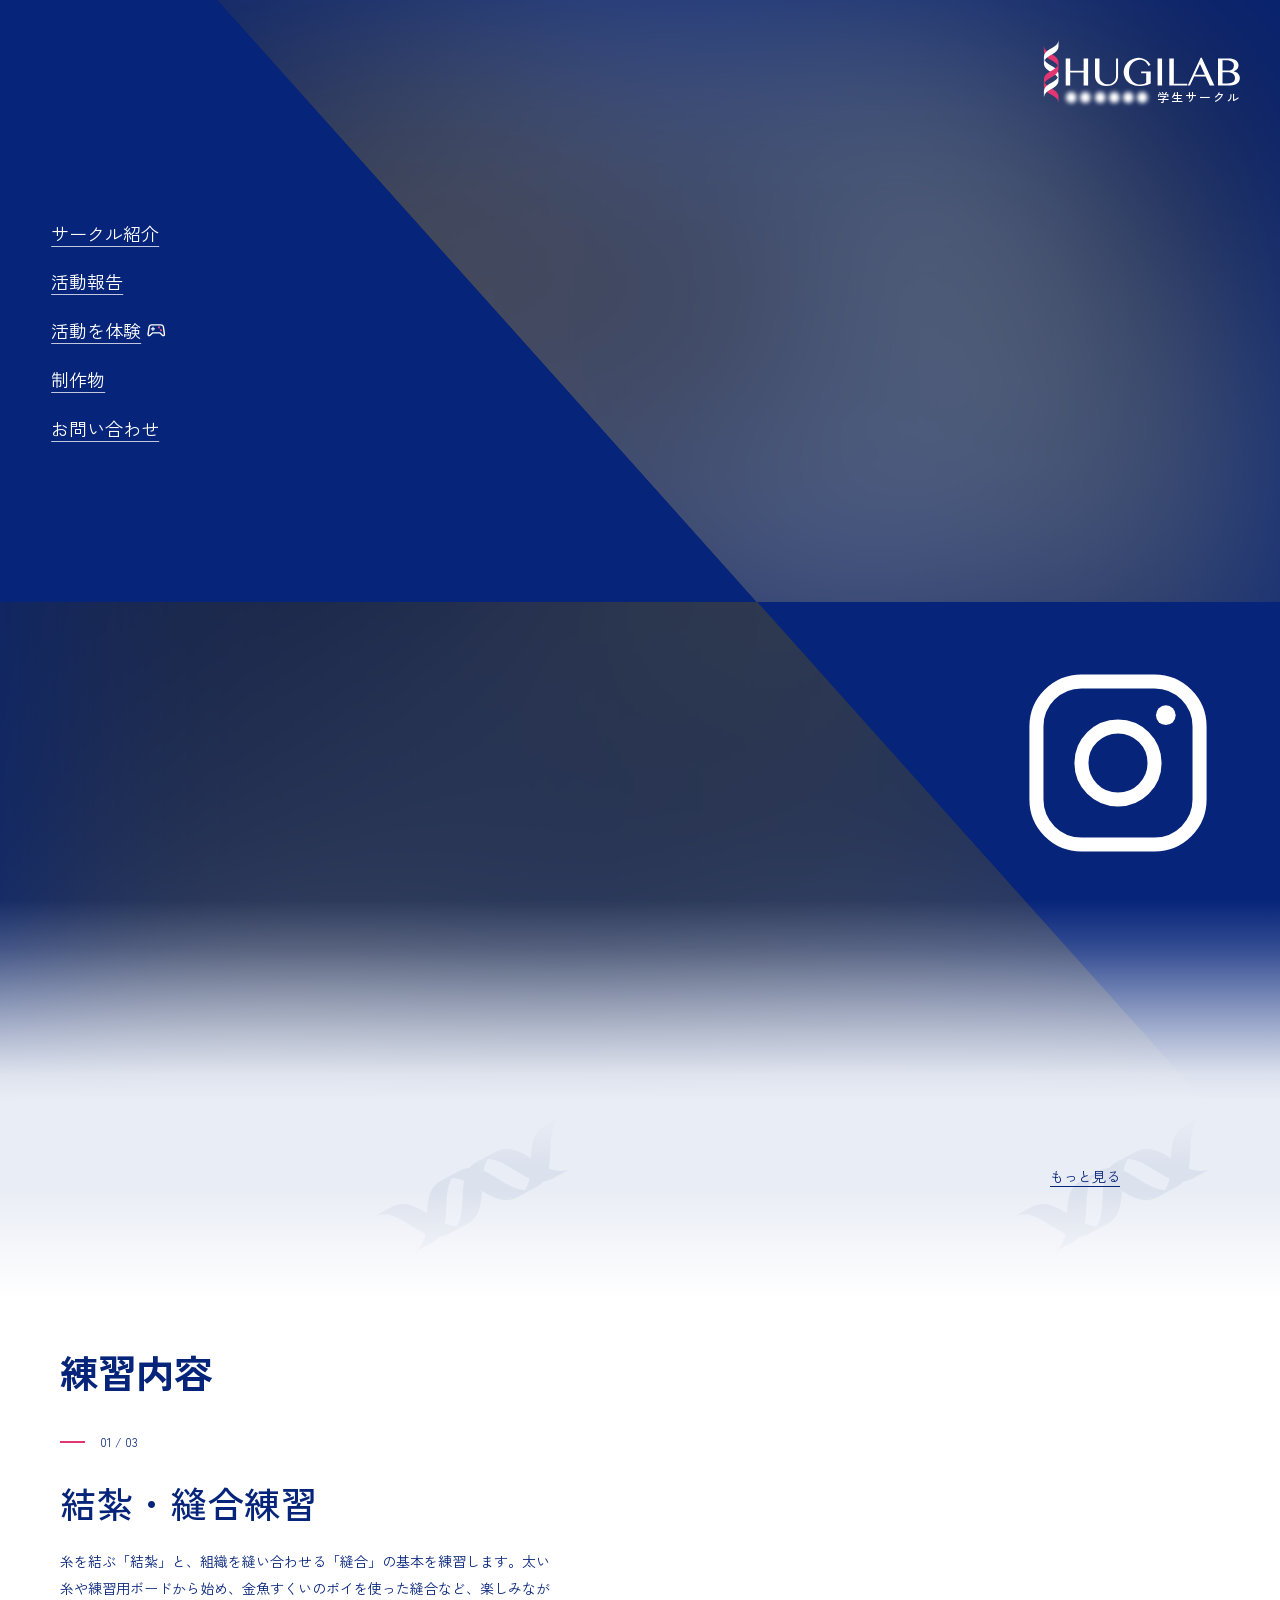
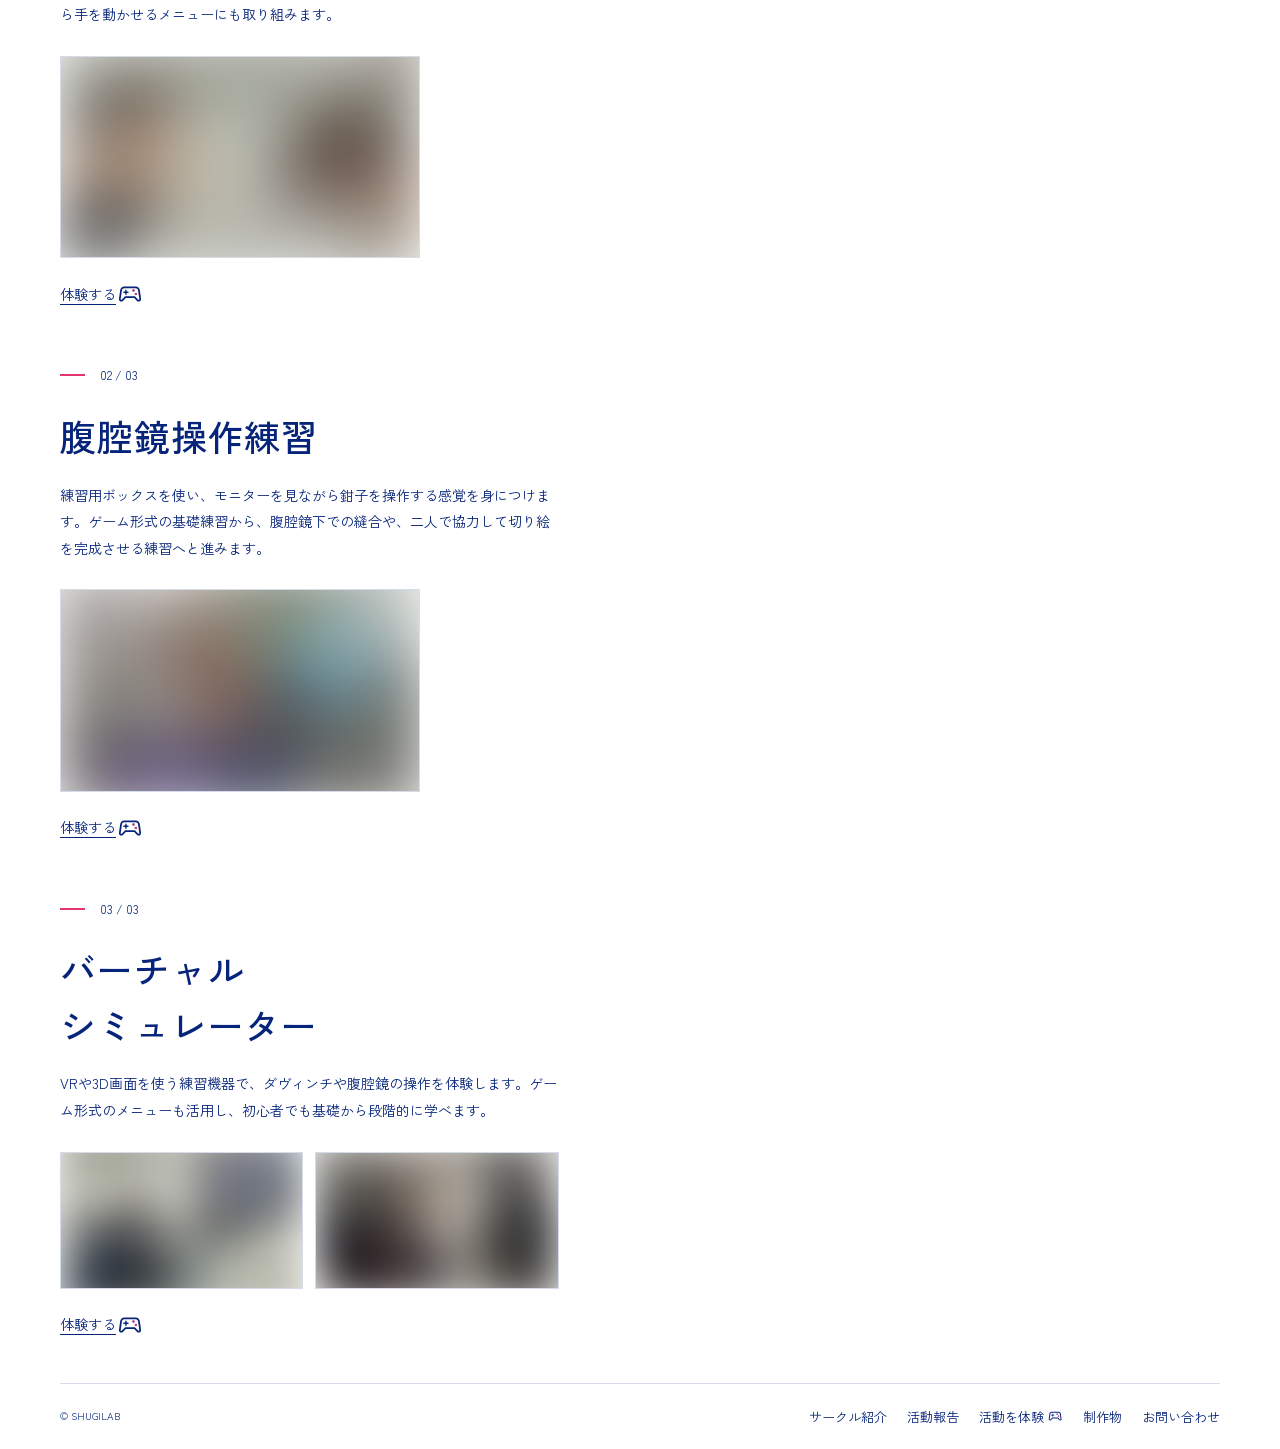
<file: index.html>
<!doctype html>
<html lang="ja" class="home-document">
<head>
  <meta charset="utf-8">
  <meta name="viewport" content="width=device-width, initial-scale=1, viewport-fit=cover">
  <meta name="theme-color" content="#062479">
  <title>手技ラボ</title>
  <link rel="icon" href="./favicon.ico" sizes="16x16 32x32 48x48">
  <link rel="icon" href="./favicon.svg" type="image/svg+xml" sizes="any">
  <link rel="stylesheet" href="./assets/css/site.css?v=pages-candidate-20261104-18">
  <link rel="stylesheet" href="./assets/css/activity.css?v=pages-candidate-20261104-18">
  <link rel="stylesheet" href="./assets/css/experience-button.css?v=pages-candidate-20261104-18">
  <link rel="stylesheet" href="./assets/css/home.css?v=pages-candidate-20261104-18">
  <script type="module" src="./assets/js/main.js?v=pages-candidate-20261104-18"></script>
  <link rel="stylesheet" href="./assets/css/publication.css?v=pages-candidate-20261104-18">
</head>
<body class="home-page">
  <div id="page" aria-busy="false">
    <header class="site-header">
      <a class="brand" href="./" aria-label="手技ラボ トップページ">
        <img src="./assets/images/shugilab_home_white.svg?v=pages-candidate-20261104-18" width="174" height="58" alt="手技ラボ">
        <span class="brand-affiliation" aria-hidden="true"><span class="publication-redacted">●</span><span class="publication-redacted">●</span><span class="publication-redacted">●</span><span class="publication-redacted">●</span><span class="publication-redacted">●</span><span class="publication-redacted">●</span><span class="brand-affiliation-space"></span><span>学</span><span>生</span><span>サ</span><span>ー</span><span>ク</span><span>ル</span></span>
      </a>
      <nav class="site-nav" aria-label="メインメニュー">
          <a href="./about/">サークル紹介</a>
          <a href="./activities/">活動報告</a>
          <a class="nav-play" href="./play/">活動を体験<svg xmlns="http://www.w3.org/2000/svg" height="18" viewBox="0 -960 960 960" width="18" class="nav-controller" fill="currentColor" aria-hidden="true" focusable="false"><path d="M181.23-220q-40.73 0-63.1-28.77-22.36-28.77-16.9-67.84L144-618.92q7.84-52.64 46.57-86.86Q229.31-740 282-740h396q52.69 0 91.43 34.22 38.73 34.22 46.57 86.86l42.77 302.31q5.46 39.07-16.9 67.84Q819.5-220 778.77-220q-17.15 0-31.5-5.77-14.35-5.77-26.65-18.08L624.46-340H335.54l-96.16 96.15q-12.3 12.31-26.65 18.08-14.35 5.77-31.5 5.77Zm16-66 114-114h337.54l114 114q2 2 15.23 6 11 0 17.5-6.5T800-304l-44.12-308q-4.02-29-26.14-48.5T678-680H282q-29.62 0-51.74 19.5T204.12-612L160-304q-2 11 4.5 17.5T182-280q2.77 0 15.23-6ZM680-443.85q15.08 0 25.62-10.53 10.53-10.54 10.53-25.62 0-15.08-10.53-25.62-10.54-10.53-25.62-10.53-15.08 0-25.62 10.53-10.53 10.54-10.53 25.62 0 15.08 10.53 25.62 10.54 10.53 25.62 10.53Zm-80-120q15.08 0 25.62-10.53 10.53-10.54 10.53-25.62 0-15.08-10.53-25.62-10.54-10.53-25.62-10.53-15.08 0-25.62 10.53-10.53 10.54-10.53 25.62 0 15.08 10.53 25.62 10.54 10.53 25.62 10.53ZM480-480Zm-163.85-36.15V-470q0 10.33 6.76 17.09 6.75 6.76 17.07 6.76 10.33 0 17.1-6.76 6.77-6.76 6.77-17.09v-46.15H410q10.33 0 17.09-6.76 6.76-6.75 6.76-17.07 0-10.33-6.76-17.1-6.76-6.77-17.09-6.77h-46.15V-610q0-10.33-6.76-17.09-6.75-6.76-17.07-6.76-10.33 0-17.1 6.76-6.77 6.76-6.77 17.09v46.15H270q-10.33 0-17.09 6.76-6.76 6.75-6.76 17.07 0 10.33 6.76 17.1 6.76 6.77 17.09 6.77h46.15Z" /><circle class="controller-control" cx="680" cy="-480" r="40" /><circle class="controller-control" cx="600" cy="-600" r="40" /></svg></a>
          <a href="./works/">制作物</a>
          <a href="./contact/">お問い合わせ</a>
      </nav>
    </header>
    <main class="site-main home-main" id="content" tabindex="-1">
      <section class="home-intro" aria-label="手技ラボ">
        <div class="home-intro-art" aria-hidden="true">
          <div class="intro-panel intro-panel-peg">
            <img class="intro-photo" src="./assets/images/home/peg-transfer-2-1920.svg" srcset="./assets/images/home/peg-transfer-2-960.svg 960w, ./assets/images/home/peg-transfer-2-1920.svg 1920w" sizes="100vw" width="1920" height="1280" alt="" fetchpriority="high">
          </div>
          <div class="intro-panel intro-panel-instruments">
            <img class="intro-photo" src="./assets/images/home/instruments-960.svg" width="960" height="1440" alt="">
          </div>
        </div>
        <h1 class="sr-only">手技ラボ</h1>
        <aside class="intro-contact-region" aria-label="活動場所・お問い合わせ">
          <div class="intro-contact-copy" data-normal-lines="3">
            <p class="intro-contact-location" data-distribute><span class="intro-contact-campus"><span class="publication-redacted " role="img" aria-label="非公開"><span aria-hidden="true">●●●●●●●●●●●●</span></span></span><br><span class="intro-center-full"><span class="publication-redacted " role="img" aria-label="非公開"><span aria-hidden="true">●●●●●●●●●●●●</span></span></span><abbr class="intro-center-short" title="非公開"><span class="publication-redacted " role="img" aria-label="非公開"><span aria-hidden="true">●●●●●</span></span></abbr></p>
            <p class="intro-contact-message">ご連絡は<span class="publication-redacted " role="img" aria-label="非公開"><span aria-hidden="true">●●●●●●●●●●</span></span>へ</p>
          </div>
          <span class="intro-contact-divider" aria-hidden="true"></span>
          <div class="intro-qr-group">
            <a class="intro-instagram" href="./contact/" aria-label="連絡先は公開準備中">
              <img class="intro-instagram-qr" src="./assets/images/contact-redacted.svg" width="1200" height="1200" alt="InstagramのQRコード">
              <img class="intro-instagram-icon" src="./assets/images/instagram.svg" width="64" height="64" alt="">
              <span>Instagram<svg viewBox="0 0 16 16" width="12" height="12" aria-hidden="true" focusable="false"><path d="M9 2h5v5M14 2 7 9M6 3H2v11h11v-4" fill="none" stroke="currentColor" stroke-width="1.4" stroke-linecap="round" stroke-linejoin="round"/></svg></span>
            </a>
          </div>
        </aside>
      </section>
      <section class="home-featured" aria-label="お知らせ">
        <div class="featured-inner">
          <div class="featured-news" data-featured-news>
            <a class="featured-more" href="./activities/">もっと見る</a>
          </div>
        </div>
      </section>
      <section class="activity-scene" data-activity-scene aria-labelledby="practice-title">
        <h2 class="activity-section-title" id="practice-title">練習内容</h2>
        <div class="activity-visual" data-scene-visual aria-hidden="true">
          <p class="activity-fallback" data-scene-fallback hidden>3D表示を読み込めませんでした。</p>
        </div>
        <div class="activity-chapters">
          <article class="activity-chapter" data-scene-step="0" id="suture">
            <span class="activity-index">01 / 03</span>
            <h3>結紮・縫合練習</h3>
            <p>糸を結ぶ「結紮」と、組織を縫い合わせる「縫合」の基本を練習します。太い糸や練習用ボードから始め、金魚すくいのポイを使った縫合など、楽しみながら手を動かせるメニューにも取り組みます。</p>
            <figure class="activity-photo">
              <img src="./assets/images/activities/ligation.svg" width="804" height="557" alt="練習器を使い、ゴム紐で結紮を練習する様子" loading="lazy" decoding="async">
            </figure>
            <a class="activity-experience experience-button" href="./play/suture/" aria-label="結紮・縫合練習を体験する"><span class="experience-button__content"><span class="experience-button__label">体験する</span><svg xmlns="http://www.w3.org/2000/svg" height="28" viewBox="0 -960 960 960" width="28" class="experience-button__controller" fill="currentColor" aria-hidden="true" focusable="false"><path d="M181.23-220q-40.73 0-63.1-28.77-22.36-28.77-16.9-67.84L144-618.92q7.84-52.64 46.57-86.86Q229.31-740 282-740h396q52.69 0 91.43 34.22 38.73 34.22 46.57 86.86l42.77 302.31q5.46 39.07-16.9 67.84Q819.5-220 778.77-220q-17.15 0-31.5-5.77-14.35-5.77-26.65-18.08L624.46-340H335.54l-96.16 96.15q-12.3 12.31-26.65 18.08-14.35 5.77-31.5 5.77Zm16-66 114-114h337.54l114 114q2 2 15.23 6 11 0 17.5-6.5T800-304l-44.12-308q-4.02-29-26.14-48.5T678-680H282q-29.62 0-51.74 19.5T204.12-612L160-304q-2 11 4.5 17.5T182-280q2.77 0 15.23-6ZM680-443.85q15.08 0 25.62-10.53 10.53-10.54 10.53-25.62 0-15.08-10.53-25.62-10.54-10.53-25.62-10.53-15.08 0-25.62 10.53-10.53 10.54-10.53 25.62 0 15.08 10.53 25.62 10.54 10.53 25.62 10.53Zm-80-120q15.08 0 25.62-10.53 10.53-10.54 10.53-25.62 0-15.08-10.53-25.62-10.54-10.53-25.62-10.53-15.08 0-25.62 10.53-10.53 10.54-10.53 25.62 0 15.08 10.53 25.62 10.54 10.53 25.62 10.53ZM480-480Zm-163.85-36.15V-470q0 10.33 6.76 17.09 6.75 6.76 17.07 6.76 10.33 0 17.1-6.76 6.77-6.76 6.77-17.09v-46.15H410q10.33 0 17.09-6.76 6.76-6.75 6.76-17.07 0-10.33-6.76-17.1-6.76-6.77-17.09-6.77h-46.15V-610q0-10.33-6.76-17.09-6.75-6.76-17.07-6.76-10.33 0-17.1 6.76-6.77 6.76-6.77 17.09v46.15H270q-10.33 0-17.09 6.76-6.76 6.75-6.76 17.07 0 10.33 6.76 17.1 6.76 6.77 17.09 6.77h46.15Z" /><circle class="controller-control" cx="680" cy="-480" r="40" /><circle class="controller-control" cx="600" cy="-600" r="40" /></svg></span></a>
          </article>
          <article class="activity-chapter" data-scene-step="1" id="laparoscopy">
            <span class="activity-index">02 / 03</span>
            <h3>腹腔鏡操作練習</h3>
            <p>練習用ボックスを使い、モニターを見ながら鉗子を操作する感覚を身につけます。ゲーム形式の基礎練習から、腹腔鏡下での縫合や、二人で協力して切り絵を完成させる練習へと進みます。</p>
            <figure class="activity-photo">
              <img src="./assets/images/activities/laparoscopy-1280.svg" srcset="./assets/images/activities/laparoscopy-640.svg 640w, ./assets/images/activities/laparoscopy-1280.svg 1280w" sizes="(max-width: 720px) 48vw, (min-width: 1740px) 20.69vw, 360px" width="1280" height="854" alt="モニターを見ながら、練習用ボックスで腹腔鏡の操作を練習する様子" loading="lazy" decoding="async">
            </figure>
            <a class="activity-experience experience-button" href="./play/laparoscopy/" aria-label="腹腔鏡操作練習を体験する"><span class="experience-button__content"><span class="experience-button__label">体験する</span><svg xmlns="http://www.w3.org/2000/svg" height="28" viewBox="0 -960 960 960" width="28" class="experience-button__controller" fill="currentColor" aria-hidden="true" focusable="false"><path d="M181.23-220q-40.73 0-63.1-28.77-22.36-28.77-16.9-67.84L144-618.92q7.84-52.64 46.57-86.86Q229.31-740 282-740h396q52.69 0 91.43 34.22 38.73 34.22 46.57 86.86l42.77 302.31q5.46 39.07-16.9 67.84Q819.5-220 778.77-220q-17.15 0-31.5-5.77-14.35-5.77-26.65-18.08L624.46-340H335.54l-96.16 96.15q-12.3 12.31-26.65 18.08-14.35 5.77-31.5 5.77Zm16-66 114-114h337.54l114 114q2 2 15.23 6 11 0 17.5-6.5T800-304l-44.12-308q-4.02-29-26.14-48.5T678-680H282q-29.62 0-51.74 19.5T204.12-612L160-304q-2 11 4.5 17.5T182-280q2.77 0 15.23-6ZM680-443.85q15.08 0 25.62-10.53 10.53-10.54 10.53-25.62 0-15.08-10.53-25.62-10.54-10.53-25.62-10.53-15.08 0-25.62 10.53-10.53 10.54-10.53 25.62 0 15.08 10.53 25.62 10.54 10.53 25.62 10.53Zm-80-120q15.08 0 25.62-10.53 10.53-10.54 10.53-25.62 0-15.08-10.53-25.62-10.54-10.53-25.62-10.53-15.08 0-25.62 10.53-10.53 10.54-10.53 25.62 0 15.08 10.53 25.62 10.54 10.53 25.62 10.53ZM480-480Zm-163.85-36.15V-470q0 10.33 6.76 17.09 6.75 6.76 17.07 6.76 10.33 0 17.1-6.76 6.77-6.76 6.77-17.09v-46.15H410q10.33 0 17.09-6.76 6.76-6.75 6.76-17.07 0-10.33-6.76-17.1-6.76-6.77-17.09-6.77h-46.15V-610q0-10.33-6.76-17.09-6.75-6.76-17.07-6.76-10.33 0-17.1 6.76-6.77 6.76-6.77 17.09v46.15H270q-10.33 0-17.09 6.76-6.76 6.75-6.76 17.07 0 10.33 6.76 17.1 6.76 6.77 17.09 6.77h46.15Z" /><circle class="controller-control" cx="680" cy="-480" r="40" /><circle class="controller-control" cx="600" cy="-600" r="40" /></svg></span></a>
          </article>
          <article class="activity-chapter" data-scene-step="2" id="simulation">
            <span class="activity-index">03 / 03</span>
            <h3>バーチャル<br>シミュレーター</h3>
            <p>VRや3D画面を使う練習機器で、ダヴィンチや腹腔鏡の操作を体験します。ゲーム形式のメニューも活用し、初心者でも基礎から段階的に学べます。</p>
            <div class="activity-photo-gallery">
              <figure class="activity-photo">
                <img src="./assets/images/activities/simulation-robotix.svg" width="1000" height="750" alt="RobotiX Mentorの覗き口とコントローラーを使って練習する様子" loading="lazy" decoding="async">
              </figure>
              <figure class="activity-photo">
                <img src="./assets/images/activities/simulation-training.svg" width="1000" height="670" alt="指導を受けながら手術シミュレーターの操作を練習する様子" loading="lazy" decoding="async">
              </figure>
            </div>
            <a class="activity-experience experience-button" href="./play/simulation/" aria-label="バーチャルシミュレーターを体験する"><span class="experience-button__content"><span class="experience-button__label">体験する</span><svg xmlns="http://www.w3.org/2000/svg" height="28" viewBox="0 -960 960 960" width="28" class="experience-button__controller" fill="currentColor" aria-hidden="true" focusable="false"><path d="M181.23-220q-40.73 0-63.1-28.77-22.36-28.77-16.9-67.84L144-618.92q7.84-52.64 46.57-86.86Q229.31-740 282-740h396q52.69 0 91.43 34.22 38.73 34.22 46.57 86.86l42.77 302.31q5.46 39.07-16.9 67.84Q819.5-220 778.77-220q-17.15 0-31.5-5.77-14.35-5.77-26.65-18.08L624.46-340H335.54l-96.16 96.15q-12.3 12.31-26.65 18.08-14.35 5.77-31.5 5.77Zm16-66 114-114h337.54l114 114q2 2 15.23 6 11 0 17.5-6.5T800-304l-44.12-308q-4.02-29-26.14-48.5T678-680H282q-29.62 0-51.74 19.5T204.12-612L160-304q-2 11 4.5 17.5T182-280q2.77 0 15.23-6ZM680-443.85q15.08 0 25.62-10.53 10.53-10.54 10.53-25.62 0-15.08-10.53-25.62-10.54-10.53-25.62-10.53-15.08 0-25.62 10.53-10.53 10.54-10.53 25.62 0 15.08 10.53 25.62 10.54 10.53 25.62 10.53Zm-80-120q15.08 0 25.62-10.53 10.53-10.54 10.53-25.62 0-15.08-10.53-25.62-10.54-10.53-25.62-10.53-15.08 0-25.62 10.53-10.53 10.54-10.53 25.62 0 15.08 10.53 25.62 10.54 10.53 25.62 10.53ZM480-480Zm-163.85-36.15V-470q0 10.33 6.76 17.09 6.75 6.76 17.07 6.76 10.33 0 17.1-6.76 6.77-6.76 6.77-17.09v-46.15H410q10.33 0 17.09-6.76 6.76-6.75 6.76-17.07 0-10.33-6.76-17.1-6.76-6.77-17.09-6.77h-46.15V-610q0-10.33-6.76-17.09-6.75-6.76-17.07-6.76-10.33 0-17.1 6.76-6.77 6.76-6.77 17.09v46.15H270q-10.33 0-17.09 6.76-6.76 6.75-6.76 17.07 0 10.33 6.76 17.1 6.76 6.77 17.09 6.77h46.15Z" /><circle class="controller-control" cx="680" cy="-480" r="40" /><circle class="controller-control" cx="600" cy="-600" r="40" /></svg></span></a>
          </article>
        </div>
      </section>
    </main>
    <footer class="site-footer" id="site-footer">
      <nav class="footer-nav" aria-label="フッターメニュー">
        <small>© SHUGILAB</small>
        <a href="./about/">サークル紹介</a>
        <a href="./activities/">活動報告</a>
        <a class="nav-play" href="./play/">活動を体験<svg xmlns="http://www.w3.org/2000/svg" height="18" viewBox="0 -960 960 960" width="18" class="nav-controller" fill="currentColor" aria-hidden="true" focusable="false"><path d="M181.23-220q-40.73 0-63.1-28.77-22.36-28.77-16.9-67.84L144-618.92q7.84-52.64 46.57-86.86Q229.31-740 282-740h396q52.69 0 91.43 34.22 38.73 34.22 46.57 86.86l42.77 302.31q5.46 39.07-16.9 67.84Q819.5-220 778.77-220q-17.15 0-31.5-5.77-14.35-5.77-26.65-18.08L624.46-340H335.54l-96.16 96.15q-12.3 12.31-26.65 18.08-14.35 5.77-31.5 5.77Zm16-66 114-114h337.54l114 114q2 2 15.23 6 11 0 17.5-6.5T800-304l-44.12-308q-4.02-29-26.14-48.5T678-680H282q-29.62 0-51.74 19.5T204.12-612L160-304q-2 11 4.5 17.5T182-280q2.77 0 15.23-6ZM680-443.85q15.08 0 25.62-10.53 10.53-10.54 10.53-25.62 0-15.08-10.53-25.62-10.54-10.53-25.62-10.53-15.08 0-25.62 10.53-10.53 10.54-10.53 25.62 0 15.08 10.53 25.62 10.54 10.53 25.62 10.53Zm-80-120q15.08 0 25.62-10.53 10.53-10.54 10.53-25.62 0-15.08-10.53-25.62-10.54-10.53-25.62-10.53-15.08 0-25.62 10.53-10.53 10.54-10.53 25.62 0 15.08 10.53 25.62 10.54 10.53 25.62 10.53ZM480-480Zm-163.85-36.15V-470q0 10.33 6.76 17.09 6.75 6.76 17.07 6.76 10.33 0 17.1-6.76 6.77-6.76 6.77-17.09v-46.15H410q10.33 0 17.09-6.76 6.76-6.75 6.76-17.07 0-10.33-6.76-17.1-6.76-6.77-17.09-6.77h-46.15V-610q0-10.33-6.76-17.09-6.75-6.76-17.07-6.76-10.33 0-17.1 6.76-6.77 6.76-6.77 17.09v46.15H270q-10.33 0-17.09 6.76-6.76 6.75-6.76 17.07 0 10.33 6.76 17.1 6.76 6.77 17.09 6.77h46.15Z" /><circle class="controller-control" cx="680" cy="-480" r="40" /><circle class="controller-control" cx="600" cy="-600" r="40" /></svg></a>
        <a href="./works/">制作物</a>
        <a href="./contact/">お問い合わせ</a>
      </nav>
    </footer>
  </div>
</body>
</html>
</file>
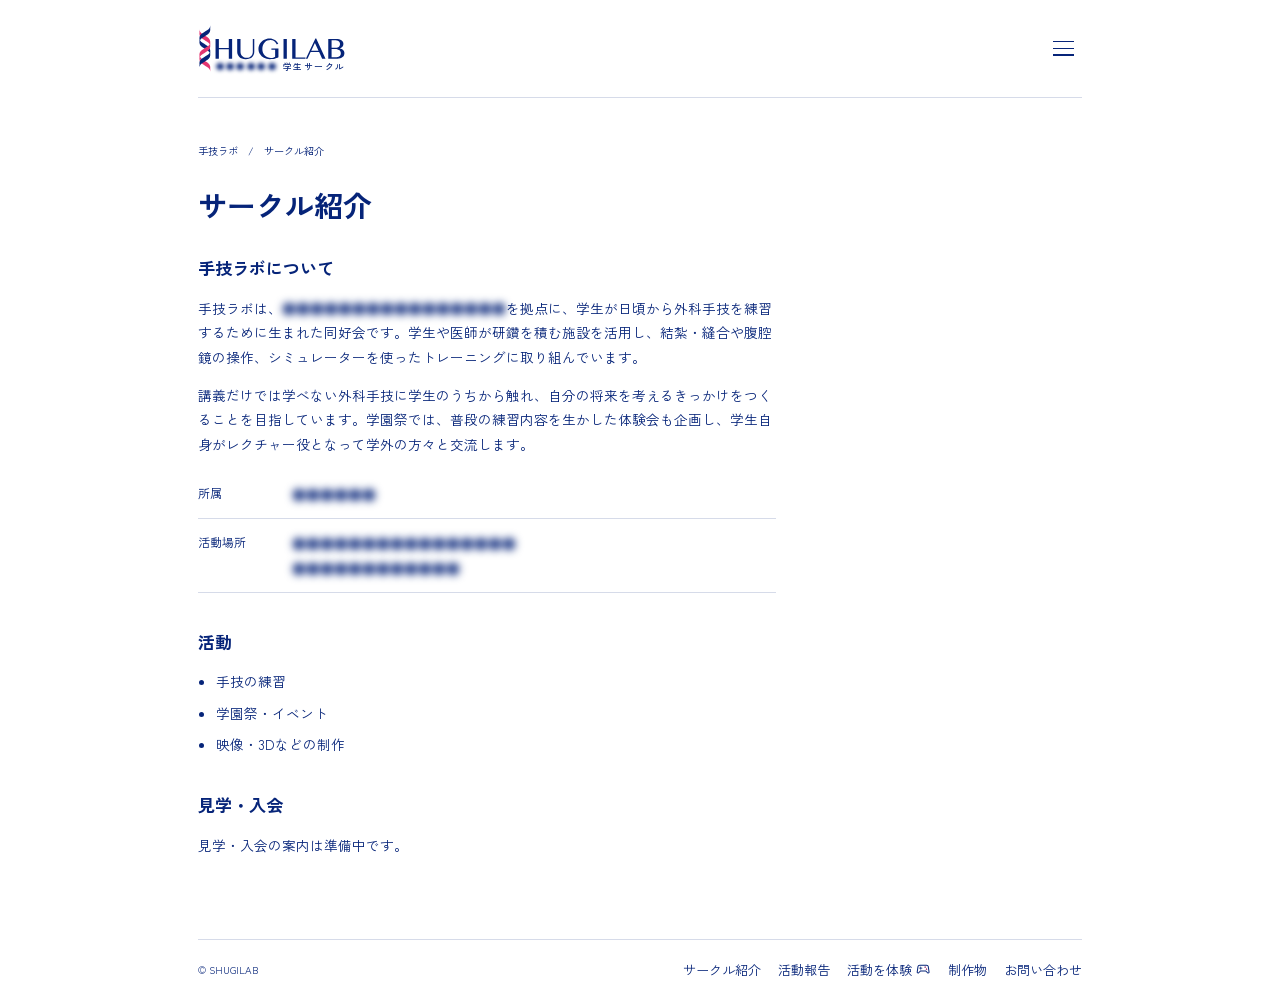
<file: about/index.html>
<!doctype html>
<html lang="ja">
<head>
  <meta charset="utf-8">
  <meta name="viewport" content="width=device-width, initial-scale=1, viewport-fit=cover">
  <meta name="theme-color" content="#ffffff">
  <title>サークル紹介 | 手技ラボ</title>
  <link rel="icon" href="../favicon.ico" sizes="16x16 32x32 48x48">
  <link rel="icon" href="../favicon.svg" type="image/svg+xml" sizes="any">
  <link rel="stylesheet" href="../assets/css/site.css?v=pages-candidate-20261104-18">
  <script type="module" src="../assets/js/main.js?v=pages-candidate-20261104-18"></script>
  <link rel="stylesheet" href="../assets/css/publication.css?v=pages-candidate-20261104-18">
</head>
<body>
  <div id="page" aria-busy="false">
    <header class="site-header site-header-menu">
      <a class="brand" href="../" aria-label="手技ラボ トップページ">
        <img src="../assets/images/shugilab_home.svg?v=pages-candidate-20261104-18" width="174" height="58" alt="手技ラボ">
        <span class="brand-affiliation" aria-hidden="true"><span class="publication-redacted">●</span><span class="publication-redacted">●</span><span class="publication-redacted">●</span><span class="publication-redacted">●</span><span class="publication-redacted">●</span><span class="publication-redacted">●</span><span class="brand-affiliation-space"></span><span>学</span><span>生</span><span>サ</span><span>ー</span><span>ク</span><span>ル</span></span>
      </a>
      <button class="menu-toggle" type="button" aria-label="メニューを開く" aria-expanded="false" aria-controls="site-navigation" hidden>
          <span class="menu-toggle-icon" aria-hidden="true"><span></span><span></span><span></span></span>
              </button>
      <nav id="site-navigation" class="site-nav" aria-label="メインメニュー">
            <a href="../about/" aria-current="page">サークル紹介</a>
            <a href="../activities/">活動報告</a>
            <a class="nav-play" href="../play/">活動を体験<svg xmlns="http://www.w3.org/2000/svg" height="18" viewBox="0 -960 960 960" width="18" class="nav-controller" fill="currentColor" aria-hidden="true" focusable="false"><path d="M181.23-220q-40.73 0-63.1-28.77-22.36-28.77-16.9-67.84L144-618.92q7.84-52.64 46.57-86.86Q229.31-740 282-740h396q52.69 0 91.43 34.22 38.73 34.22 46.57 86.86l42.77 302.31q5.46 39.07-16.9 67.84Q819.5-220 778.77-220q-17.15 0-31.5-5.77-14.35-5.77-26.65-18.08L624.46-340H335.54l-96.16 96.15q-12.3 12.31-26.65 18.08-14.35 5.77-31.5 5.77Zm16-66 114-114h337.54l114 114q2 2 15.23 6 11 0 17.5-6.5T800-304l-44.12-308q-4.02-29-26.14-48.5T678-680H282q-29.62 0-51.74 19.5T204.12-612L160-304q-2 11 4.5 17.5T182-280q2.77 0 15.23-6ZM680-443.85q15.08 0 25.62-10.53 10.53-10.54 10.53-25.62 0-15.08-10.53-25.62-10.54-10.53-25.62-10.53-15.08 0-25.62 10.53-10.53 10.54-10.53 25.62 0 15.08 10.53 25.62 10.54 10.53 25.62 10.53Zm-80-120q15.08 0 25.62-10.53 10.53-10.54 10.53-25.62 0-15.08-10.53-25.62-10.54-10.53-25.62-10.53-15.08 0-25.62 10.53-10.53 10.54-10.53 25.62 0 15.08 10.53 25.62 10.54 10.53 25.62 10.53ZM480-480Zm-163.85-36.15V-470q0 10.33 6.76 17.09 6.75 6.76 17.07 6.76 10.33 0 17.1-6.76 6.77-6.76 6.77-17.09v-46.15H410q10.33 0 17.09-6.76 6.76-6.75 6.76-17.07 0-10.33-6.76-17.1-6.76-6.77-17.09-6.77h-46.15V-610q0-10.33-6.76-17.09-6.75-6.76-17.07-6.76-10.33 0-17.1 6.76-6.77 6.76-6.77 17.09v46.15H270q-10.33 0-17.09 6.76-6.76 6.75-6.76 17.07 0 10.33 6.76 17.1 6.76 6.77 17.09 6.77h46.15Z" /><circle class="controller-control" cx="680" cy="-480" r="40" /><circle class="controller-control" cx="600" cy="-600" r="40" /></svg></a>
            <a href="../works/">制作物</a>
            <a href="../contact/">お問い合わせ</a>
        </nav>
    </header>
    <main class="site-main" id="content" tabindex="-1">
        <nav class="breadcrumb" aria-label="現在位置"><a href="../">手技ラボ</a><span aria-hidden="true">/</span><span aria-current="page">サークル紹介</span></nav>
        <h1>サークル紹介</h1>
        <section class="content-section">
          <h2>手技ラボについて</h2>
          <p>手技ラボは、<span class="publication-redacted " role="img" aria-label="非公開"><span aria-hidden="true">●●●●●●●●●●●●●●●●</span></span>を拠点に、学生が日頃から外科手技を練習するために生まれた同好会です。学生や医師が研鑽を積む施設を活用し、結紮・縫合や腹腔鏡の操作、シミュレーターを使ったトレーニングに取り組んでいます。</p>
          <p>講義だけでは学べない外科手技に学生のうちから触れ、自分の将来を考えるきっかけをつくることを目指しています。学園祭では、普段の練習内容を生かした体験会も企画し、学生自身がレクチャー役となって学外の方々と交流します。</p>
          <dl class="about-details">
            <div><dt>所属</dt><dd><span class="publication-redacted " role="img" aria-label="非公開"><span aria-hidden="true">●●●●●●</span></span></dd></div>
            <div><dt>活動場所</dt><dd><span class="publication-redacted " role="img" aria-label="非公開"><span aria-hidden="true">●●●●●●●●●●●●●●●●</span></span><br><span class="publication-redacted " role="img" aria-label="非公開"><span aria-hidden="true">●●●●●●●●●●●●</span></span></dd></div>
          </dl>
        </section>
        <section class="content-section">
          <h2>活動</h2>
          <ul class="plain-list">
            <li>手技の練習</li>
            <li>学園祭・イベント</li>
            <li>映像・3Dなどの制作</li>
          </ul>
        </section>
        <section class="content-section">
          <h2>見学・入会</h2>
          <p>見学・入会の案内は準備中です。</p>
        </section>
    </main>
    <footer class="site-footer" id="site-footer">
      <nav class="footer-nav" aria-label="フッターメニュー">
        <small>© SHUGILAB</small>
        <a href="../about/">サークル紹介</a>
        <a href="../activities/">活動報告</a>
        <a class="nav-play" href="../play/">活動を体験<svg xmlns="http://www.w3.org/2000/svg" height="18" viewBox="0 -960 960 960" width="18" class="nav-controller" fill="currentColor" aria-hidden="true" focusable="false"><path d="M181.23-220q-40.73 0-63.1-28.77-22.36-28.77-16.9-67.84L144-618.92q7.84-52.64 46.57-86.86Q229.31-740 282-740h396q52.69 0 91.43 34.22 38.73 34.22 46.57 86.86l42.77 302.31q5.46 39.07-16.9 67.84Q819.5-220 778.77-220q-17.15 0-31.5-5.77-14.35-5.77-26.65-18.08L624.46-340H335.54l-96.16 96.15q-12.3 12.31-26.65 18.08-14.35 5.77-31.5 5.77Zm16-66 114-114h337.54l114 114q2 2 15.23 6 11 0 17.5-6.5T800-304l-44.12-308q-4.02-29-26.14-48.5T678-680H282q-29.62 0-51.74 19.5T204.12-612L160-304q-2 11 4.5 17.5T182-280q2.77 0 15.23-6ZM680-443.85q15.08 0 25.62-10.53 10.53-10.54 10.53-25.62 0-15.08-10.53-25.62-10.54-10.53-25.62-10.53-15.08 0-25.62 10.53-10.53 10.54-10.53 25.62 0 15.08 10.53 25.62 10.54 10.53 25.62 10.53Zm-80-120q15.08 0 25.62-10.53 10.53-10.54 10.53-25.62 0-15.08-10.53-25.62-10.54-10.53-25.62-10.53-15.08 0-25.62 10.53-10.53 10.54-10.53 25.62 0 15.08 10.53 25.62 10.54 10.53 25.62 10.53ZM480-480Zm-163.85-36.15V-470q0 10.33 6.76 17.09 6.75 6.76 17.07 6.76 10.33 0 17.1-6.76 6.77-6.76 6.77-17.09v-46.15H410q10.33 0 17.09-6.76 6.76-6.75 6.76-17.07 0-10.33-6.76-17.1-6.76-6.77-17.09-6.77h-46.15V-610q0-10.33-6.76-17.09-6.75-6.76-17.07-6.76-10.33 0-17.1 6.76-6.77 6.76-6.77 17.09v46.15H270q-10.33 0-17.09 6.76-6.76 6.75-6.76 17.07 0 10.33 6.76 17.1 6.76 6.77 17.09 6.77h46.15Z" /><circle class="controller-control" cx="680" cy="-480" r="40" /><circle class="controller-control" cx="600" cy="-600" r="40" /></svg></a>
        <a href="../works/">制作物</a>
        <a href="../contact/">お問い合わせ</a>
      </nav>
    </footer>
  </div>
</body>
</html>
</file>
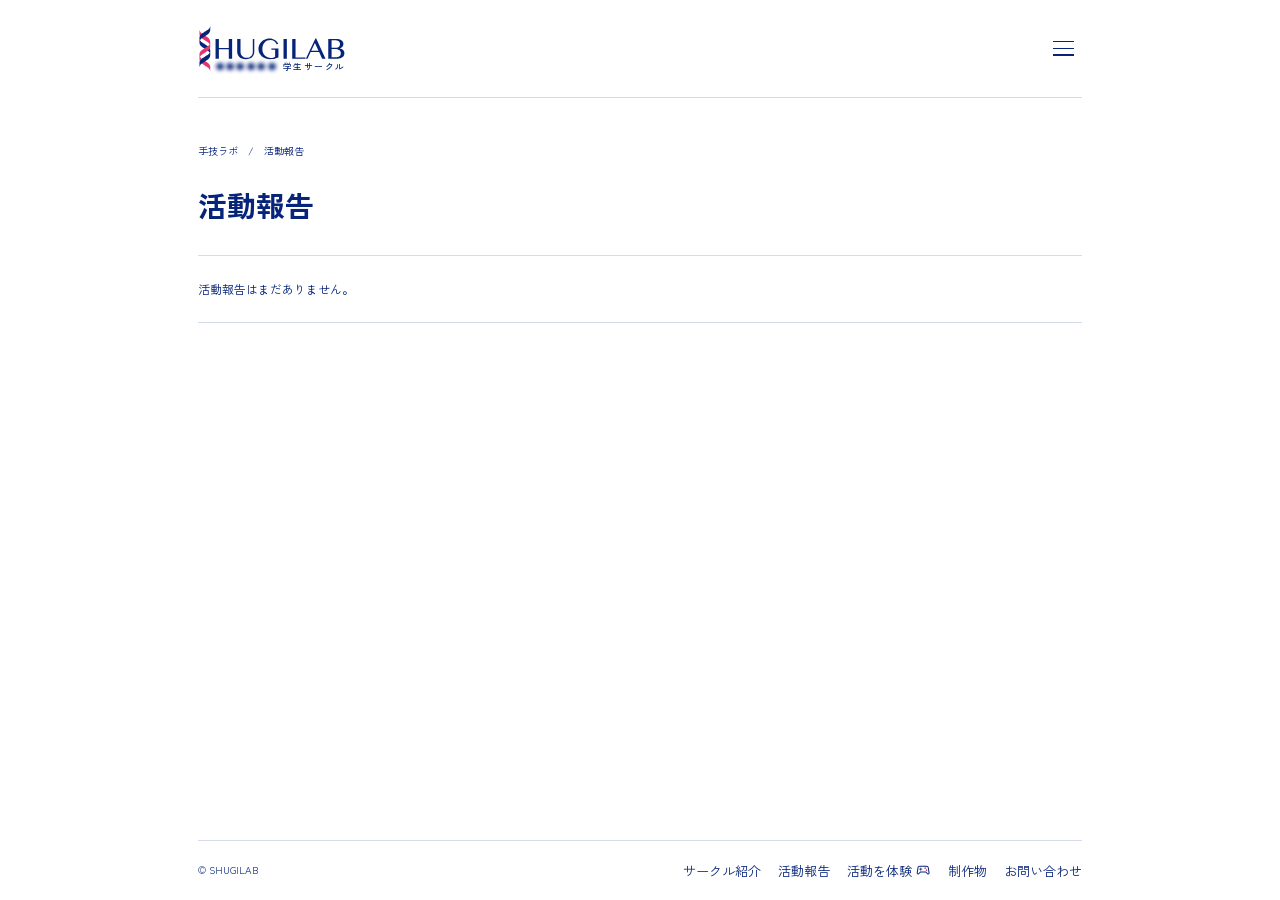
<file: activities/index.html>
<!doctype html>
<html lang="ja">
<head>
  <meta charset="utf-8">
  <meta name="viewport" content="width=device-width, initial-scale=1, viewport-fit=cover">
  <meta name="theme-color" content="#ffffff">
  <title>活動報告 | 手技ラボ</title>
  <link rel="icon" href="../favicon.ico" sizes="16x16 32x32 48x48">
  <link rel="icon" href="../favicon.svg" type="image/svg+xml" sizes="any">
  <link rel="stylesheet" href="../assets/css/site.css?v=pages-candidate-20261104-18">
  <script type="module" src="../assets/js/main.js?v=pages-candidate-20261104-18"></script>
  <link rel="stylesheet" href="../assets/css/publication.css?v=pages-candidate-20261104-18">
</head>
<body>
  <div id="page" aria-busy="false">
    <header class="site-header site-header-menu">
      <a class="brand" href="../" aria-label="手技ラボ トップページ">
        <img src="../assets/images/shugilab_home.svg?v=pages-candidate-20261104-18" width="174" height="58" alt="手技ラボ">
        <span class="brand-affiliation" aria-hidden="true"><span class="publication-redacted">●</span><span class="publication-redacted">●</span><span class="publication-redacted">●</span><span class="publication-redacted">●</span><span class="publication-redacted">●</span><span class="publication-redacted">●</span><span class="brand-affiliation-space"></span><span>学</span><span>生</span><span>サ</span><span>ー</span><span>ク</span><span>ル</span></span>
      </a>
      <button class="menu-toggle" type="button" aria-label="メニューを開く" aria-expanded="false" aria-controls="site-navigation" hidden>
          <span class="menu-toggle-icon" aria-hidden="true"><span></span><span></span><span></span></span>
              </button>
      <nav id="site-navigation" class="site-nav" aria-label="メインメニュー">
            <a href="../about/">サークル紹介</a>
            <a href="../activities/" aria-current="page">活動報告</a>
            <a class="nav-play" href="../play/">活動を体験<svg xmlns="http://www.w3.org/2000/svg" height="18" viewBox="0 -960 960 960" width="18" class="nav-controller" fill="currentColor" aria-hidden="true" focusable="false"><path d="M181.23-220q-40.73 0-63.1-28.77-22.36-28.77-16.9-67.84L144-618.92q7.84-52.64 46.57-86.86Q229.31-740 282-740h396q52.69 0 91.43 34.22 38.73 34.22 46.57 86.86l42.77 302.31q5.46 39.07-16.9 67.84Q819.5-220 778.77-220q-17.15 0-31.5-5.77-14.35-5.77-26.65-18.08L624.46-340H335.54l-96.16 96.15q-12.3 12.31-26.65 18.08-14.35 5.77-31.5 5.77Zm16-66 114-114h337.54l114 114q2 2 15.23 6 11 0 17.5-6.5T800-304l-44.12-308q-4.02-29-26.14-48.5T678-680H282q-29.62 0-51.74 19.5T204.12-612L160-304q-2 11 4.5 17.5T182-280q2.77 0 15.23-6ZM680-443.85q15.08 0 25.62-10.53 10.53-10.54 10.53-25.62 0-15.08-10.53-25.62-10.54-10.53-25.62-10.53-15.08 0-25.62 10.53-10.53 10.54-10.53 25.62 0 15.08 10.53 25.62 10.54 10.53 25.62 10.53Zm-80-120q15.08 0 25.62-10.53 10.53-10.54 10.53-25.62 0-15.08-10.53-25.62-10.54-10.53-25.62-10.53-15.08 0-25.62 10.53-10.53 10.54-10.53 25.62 0 15.08 10.53 25.62 10.54 10.53 25.62 10.53ZM480-480Zm-163.85-36.15V-470q0 10.33 6.76 17.09 6.75 6.76 17.07 6.76 10.33 0 17.1-6.76 6.77-6.76 6.77-17.09v-46.15H410q10.33 0 17.09-6.76 6.76-6.75 6.76-17.07 0-10.33-6.76-17.1-6.76-6.77-17.09-6.77h-46.15V-610q0-10.33-6.76-17.09-6.75-6.76-17.07-6.76-10.33 0-17.1 6.76-6.77 6.76-6.77 17.09v46.15H270q-10.33 0-17.09 6.76-6.76 6.75-6.76 17.07 0 10.33 6.76 17.1 6.76 6.77 17.09 6.77h46.15Z" /><circle class="controller-control" cx="680" cy="-480" r="40" /><circle class="controller-control" cx="600" cy="-600" r="40" /></svg></a>
            <a href="../works/">制作物</a>
            <a href="../contact/">お問い合わせ</a>
        </nav>
    </header>
    <main class="site-main" id="content" tabindex="-1">
        <nav class="breadcrumb" aria-label="現在位置"><a href="../">手技ラボ</a><span aria-hidden="true">/</span><span aria-current="page">活動報告</span></nav>
        <h1>活動報告</h1>
        <p class="empty-state">活動報告はまだありません。</p>
    </main>
    <footer class="site-footer" id="site-footer">
      <nav class="footer-nav" aria-label="フッターメニュー">
        <small>© SHUGILAB</small>
        <a href="../about/">サークル紹介</a>
        <a href="../activities/">活動報告</a>
        <a class="nav-play" href="../play/">活動を体験<svg xmlns="http://www.w3.org/2000/svg" height="18" viewBox="0 -960 960 960" width="18" class="nav-controller" fill="currentColor" aria-hidden="true" focusable="false"><path d="M181.23-220q-40.73 0-63.1-28.77-22.36-28.77-16.9-67.84L144-618.92q7.84-52.64 46.57-86.86Q229.31-740 282-740h396q52.69 0 91.43 34.22 38.73 34.22 46.57 86.86l42.77 302.31q5.46 39.07-16.9 67.84Q819.5-220 778.77-220q-17.15 0-31.5-5.77-14.35-5.77-26.65-18.08L624.46-340H335.54l-96.16 96.15q-12.3 12.31-26.65 18.08-14.35 5.77-31.5 5.77Zm16-66 114-114h337.54l114 114q2 2 15.23 6 11 0 17.5-6.5T800-304l-44.12-308q-4.02-29-26.14-48.5T678-680H282q-29.62 0-51.74 19.5T204.12-612L160-304q-2 11 4.5 17.5T182-280q2.77 0 15.23-6ZM680-443.85q15.08 0 25.62-10.53 10.53-10.54 10.53-25.62 0-15.08-10.53-25.62-10.54-10.53-25.62-10.53-15.08 0-25.62 10.53-10.53 10.54-10.53 25.62 0 15.08 10.53 25.62 10.54 10.53 25.62 10.53Zm-80-120q15.08 0 25.62-10.53 10.53-10.54 10.53-25.62 0-15.08-10.53-25.62-10.54-10.53-25.62-10.53-15.08 0-25.62 10.53-10.53 10.54-10.53 25.62 0 15.08 10.53 25.62 10.54 10.53 25.62 10.53ZM480-480Zm-163.85-36.15V-470q0 10.33 6.76 17.09 6.75 6.76 17.07 6.76 10.33 0 17.1-6.76 6.77-6.76 6.77-17.09v-46.15H410q10.33 0 17.09-6.76 6.76-6.75 6.76-17.07 0-10.33-6.76-17.1-6.76-6.77-17.09-6.77h-46.15V-610q0-10.33-6.76-17.09-6.75-6.76-17.07-6.76-10.33 0-17.1 6.76-6.77 6.76-6.77 17.09v46.15H270q-10.33 0-17.09 6.76-6.76 6.75-6.76 17.07 0 10.33 6.76 17.1 6.76 6.77 17.09 6.77h46.15Z" /><circle class="controller-control" cx="680" cy="-480" r="40" /><circle class="controller-control" cx="600" cy="-600" r="40" /></svg></a>
        <a href="../works/">制作物</a>
        <a href="../contact/">お問い合わせ</a>
      </nav>
    </footer>
  </div>
</body>
</html>
</file>
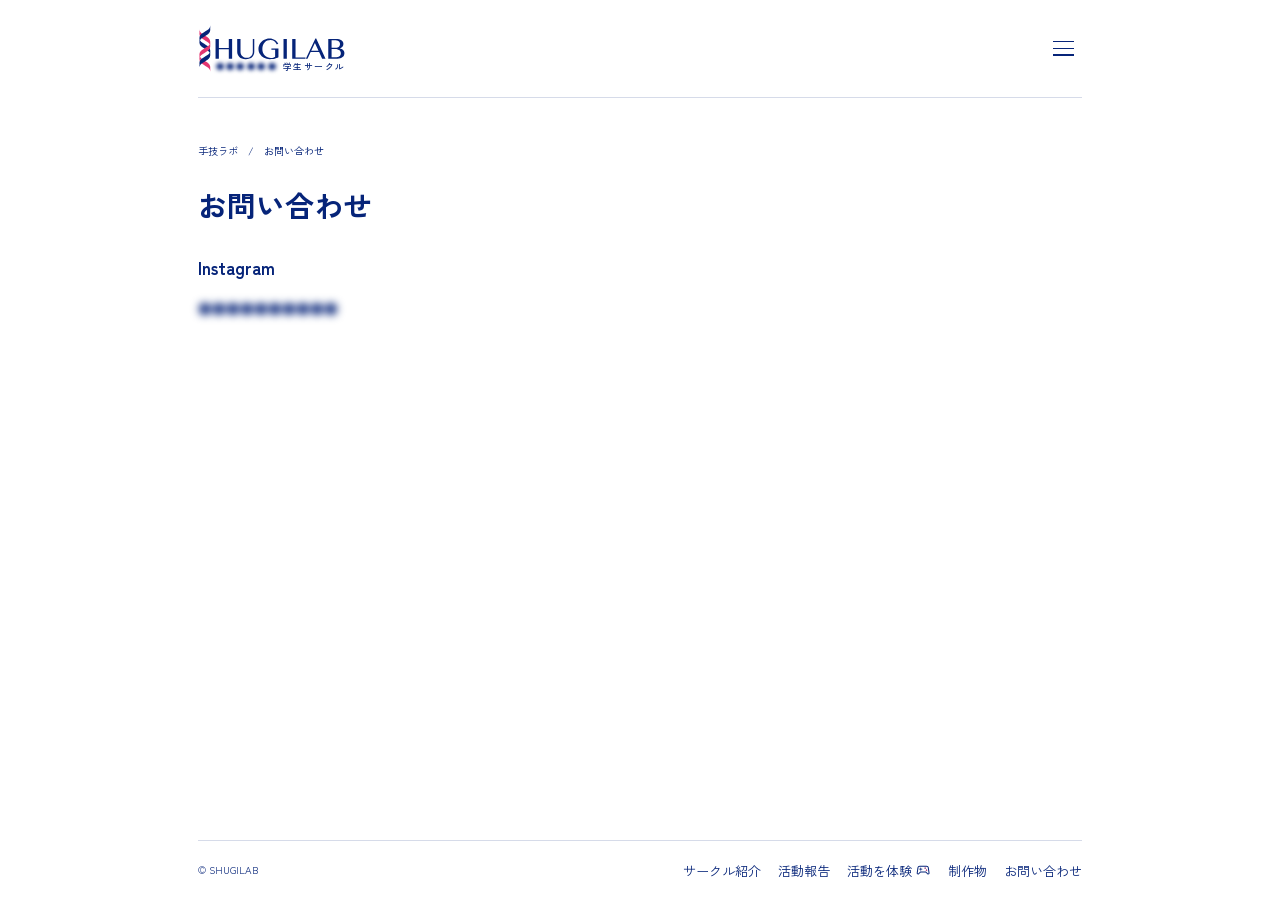
<file: contact/index.html>
<!doctype html>
<html lang="ja">
<head>
  <meta charset="utf-8">
  <meta name="viewport" content="width=device-width, initial-scale=1, viewport-fit=cover">
  <meta name="theme-color" content="#ffffff">
  <title>お問い合わせ | 手技ラボ</title>
  <link rel="icon" href="../favicon.ico" sizes="16x16 32x32 48x48">
  <link rel="icon" href="../favicon.svg" type="image/svg+xml" sizes="any">
  <link rel="stylesheet" href="../assets/css/site.css?v=pages-candidate-20261104-18">
  <script type="module" src="../assets/js/main.js?v=pages-candidate-20261104-18"></script>
  <link rel="stylesheet" href="../assets/css/publication.css?v=pages-candidate-20261104-18">
</head>
<body>
  <div id="page" aria-busy="false">
    <header class="site-header site-header-menu">
      <a class="brand" href="../" aria-label="手技ラボ トップページ">
        <img src="../assets/images/shugilab_home.svg?v=pages-candidate-20261104-18" width="174" height="58" alt="手技ラボ">
        <span class="brand-affiliation" aria-hidden="true"><span class="publication-redacted">●</span><span class="publication-redacted">●</span><span class="publication-redacted">●</span><span class="publication-redacted">●</span><span class="publication-redacted">●</span><span class="publication-redacted">●</span><span class="brand-affiliation-space"></span><span>学</span><span>生</span><span>サ</span><span>ー</span><span>ク</span><span>ル</span></span>
      </a>
      <button class="menu-toggle" type="button" aria-label="メニューを開く" aria-expanded="false" aria-controls="site-navigation" hidden>
          <span class="menu-toggle-icon" aria-hidden="true"><span></span><span></span><span></span></span>
              </button>
      <nav id="site-navigation" class="site-nav" aria-label="メインメニュー">
            <a href="../about/">サークル紹介</a>
            <a href="../activities/">活動報告</a>
            <a class="nav-play" href="../play/">活動を体験<svg xmlns="http://www.w3.org/2000/svg" height="18" viewBox="0 -960 960 960" width="18" class="nav-controller" fill="currentColor" aria-hidden="true" focusable="false"><path d="M181.23-220q-40.73 0-63.1-28.77-22.36-28.77-16.9-67.84L144-618.92q7.84-52.64 46.57-86.86Q229.31-740 282-740h396q52.69 0 91.43 34.22 38.73 34.22 46.57 86.86l42.77 302.31q5.46 39.07-16.9 67.84Q819.5-220 778.77-220q-17.15 0-31.5-5.77-14.35-5.77-26.65-18.08L624.46-340H335.54l-96.16 96.15q-12.3 12.31-26.65 18.08-14.35 5.77-31.5 5.77Zm16-66 114-114h337.54l114 114q2 2 15.23 6 11 0 17.5-6.5T800-304l-44.12-308q-4.02-29-26.14-48.5T678-680H282q-29.62 0-51.74 19.5T204.12-612L160-304q-2 11 4.5 17.5T182-280q2.77 0 15.23-6ZM680-443.85q15.08 0 25.62-10.53 10.53-10.54 10.53-25.62 0-15.08-10.53-25.62-10.54-10.53-25.62-10.53-15.08 0-25.62 10.53-10.53 10.54-10.53 25.62 0 15.08 10.53 25.62 10.54 10.53 25.62 10.53Zm-80-120q15.08 0 25.62-10.53 10.53-10.54 10.53-25.62 0-15.08-10.53-25.62-10.54-10.53-25.62-10.53-15.08 0-25.62 10.53-10.53 10.54-10.53 25.62 0 15.08 10.53 25.62 10.54 10.53 25.62 10.53ZM480-480Zm-163.85-36.15V-470q0 10.33 6.76 17.09 6.75 6.76 17.07 6.76 10.33 0 17.1-6.76 6.77-6.76 6.77-17.09v-46.15H410q10.33 0 17.09-6.76 6.76-6.75 6.76-17.07 0-10.33-6.76-17.1-6.76-6.77-17.09-6.77h-46.15V-610q0-10.33-6.76-17.09-6.75-6.76-17.07-6.76-10.33 0-17.1 6.76-6.77 6.76-6.77 17.09v46.15H270q-10.33 0-17.09 6.76-6.76 6.75-6.76 17.07 0 10.33 6.76 17.1 6.76 6.77 17.09 6.77h46.15Z" /><circle class="controller-control" cx="680" cy="-480" r="40" /><circle class="controller-control" cx="600" cy="-600" r="40" /></svg></a>
            <a href="../works/">制作物</a>
            <a href="../contact/" aria-current="page">お問い合わせ</a>
        </nav>
    </header>
    <main class="site-main" id="content" tabindex="-1">
        <nav class="breadcrumb" aria-label="現在位置"><a href="../">手技ラボ</a><span aria-hidden="true">/</span><span aria-current="page">お問い合わせ</span></nav>
        <h1>お問い合わせ</h1>
        <section class="content-section"><h2>Instagram</h2><p><span class="publication-redacted " role="img" aria-label="非公開"><span aria-hidden="true">●●●●●●●●●●</span></span></p></section>
    </main>
    <footer class="site-footer" id="site-footer">
      <nav class="footer-nav" aria-label="フッターメニュー">
        <small>© SHUGILAB</small>
        <a href="../about/">サークル紹介</a>
        <a href="../activities/">活動報告</a>
        <a class="nav-play" href="../play/">活動を体験<svg xmlns="http://www.w3.org/2000/svg" height="18" viewBox="0 -960 960 960" width="18" class="nav-controller" fill="currentColor" aria-hidden="true" focusable="false"><path d="M181.23-220q-40.73 0-63.1-28.77-22.36-28.77-16.9-67.84L144-618.92q7.84-52.64 46.57-86.86Q229.31-740 282-740h396q52.69 0 91.43 34.22 38.73 34.22 46.57 86.86l42.77 302.31q5.46 39.07-16.9 67.84Q819.5-220 778.77-220q-17.15 0-31.5-5.77-14.35-5.77-26.65-18.08L624.46-340H335.54l-96.16 96.15q-12.3 12.31-26.65 18.08-14.35 5.77-31.5 5.77Zm16-66 114-114h337.54l114 114q2 2 15.23 6 11 0 17.5-6.5T800-304l-44.12-308q-4.02-29-26.14-48.5T678-680H282q-29.62 0-51.74 19.5T204.12-612L160-304q-2 11 4.5 17.5T182-280q2.77 0 15.23-6ZM680-443.85q15.08 0 25.62-10.53 10.53-10.54 10.53-25.62 0-15.08-10.53-25.62-10.54-10.53-25.62-10.53-15.08 0-25.62 10.53-10.53 10.54-10.53 25.62 0 15.08 10.53 25.62 10.54 10.53 25.62 10.53Zm-80-120q15.08 0 25.62-10.53 10.53-10.54 10.53-25.62 0-15.08-10.53-25.62-10.54-10.53-25.62-10.53-15.08 0-25.62 10.53-10.53 10.54-10.53 25.62 0 15.08 10.53 25.62 10.54 10.53 25.62 10.53ZM480-480Zm-163.85-36.15V-470q0 10.33 6.76 17.09 6.75 6.76 17.07 6.76 10.33 0 17.1-6.76 6.77-6.76 6.77-17.09v-46.15H410q10.33 0 17.09-6.76 6.76-6.75 6.76-17.07 0-10.33-6.76-17.1-6.76-6.77-17.09-6.77h-46.15V-610q0-10.33-6.76-17.09-6.75-6.76-17.07-6.76-10.33 0-17.1 6.76-6.77 6.76-6.77 17.09v46.15H270q-10.33 0-17.09 6.76-6.76 6.75-6.76 17.07 0 10.33 6.76 17.1 6.76 6.77 17.09 6.77h46.15Z" /><circle class="controller-control" cx="680" cy="-480" r="40" /><circle class="controller-control" cx="600" cy="-600" r="40" /></svg></a>
        <a href="../works/">制作物</a>
        <a href="../contact/">お問い合わせ</a>
      </nav>
    </footer>
  </div>
</body>
</html>
</file>
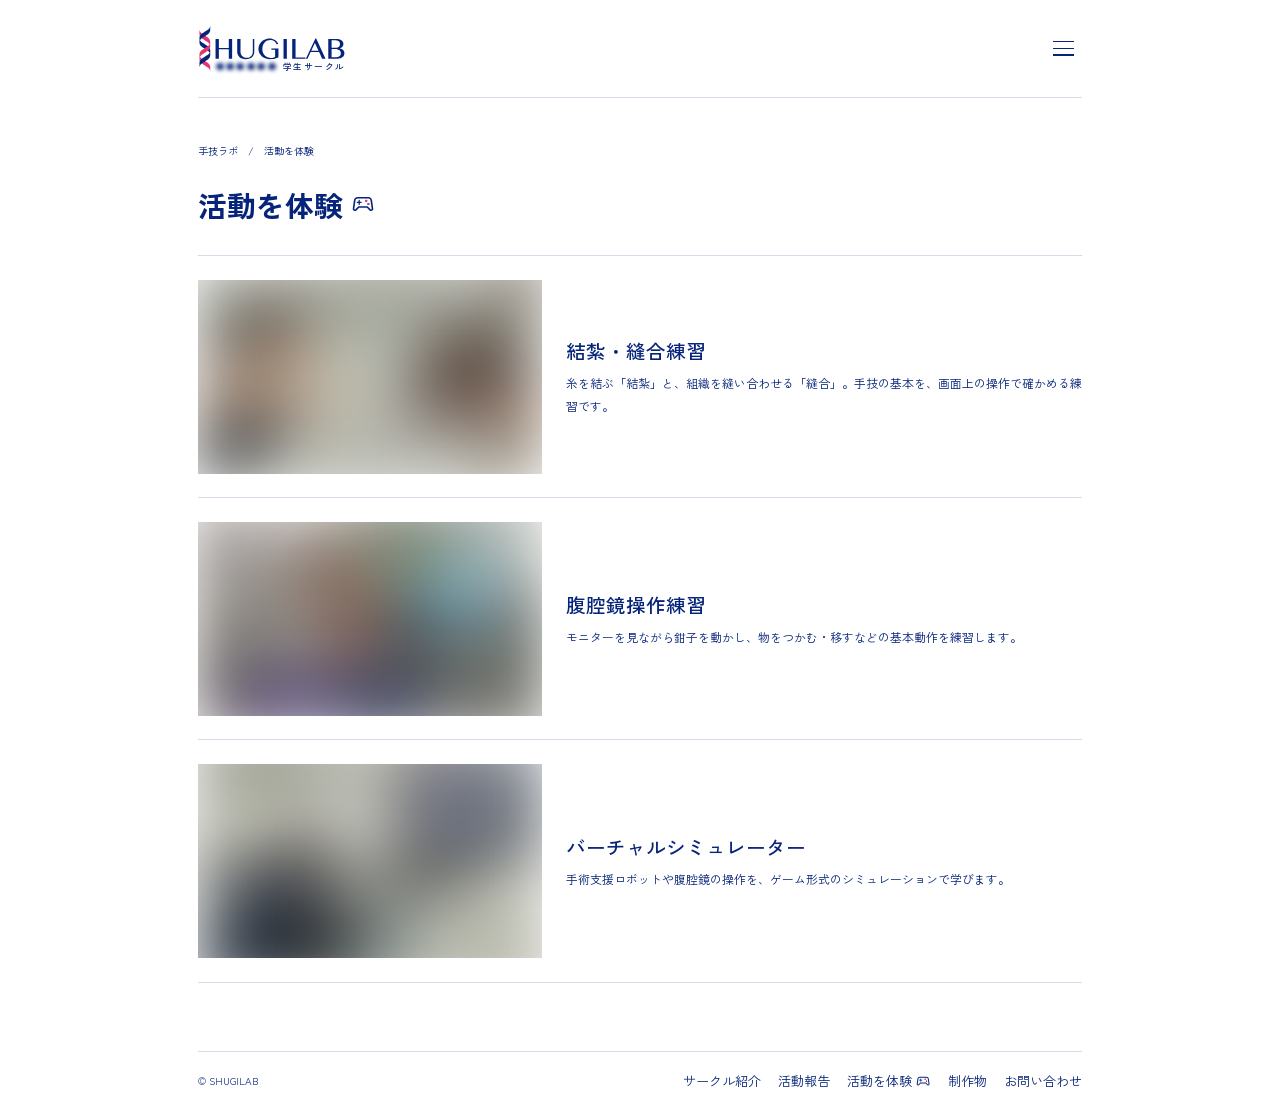
<file: play/index.html>
<!doctype html>
<html lang="ja">
<head>
  <meta charset="utf-8">
  <meta name="viewport" content="width=device-width, initial-scale=1, viewport-fit=cover">
  <meta name="theme-color" content="#ffffff">
  <title>活動を体験 | 手技ラボ</title>
  <link rel="icon" href="../favicon.ico" sizes="16x16 32x32 48x48">
  <link rel="icon" href="../favicon.svg" type="image/svg+xml" sizes="any">
  <link rel="stylesheet" href="../assets/css/site.css?v=pages-candidate-20261104-18">
  <link rel="stylesheet" href="../assets/css/play.css?v=pages-candidate-20261104-18">
  <script type="module" src="../assets/js/main.js?v=pages-candidate-20261104-18"></script>
  <link rel="stylesheet" href="../assets/css/publication.css?v=pages-candidate-20261104-18">
</head>
<body>
  <div id="page" aria-busy="false">
    <header class="site-header site-header-menu">
      <a class="brand" href="../" aria-label="手技ラボ トップページ">
        <img src="../assets/images/shugilab_home.svg?v=pages-candidate-20261104-18" width="174" height="58" alt="手技ラボ">
        <span class="brand-affiliation" aria-hidden="true"><span class="publication-redacted">●</span><span class="publication-redacted">●</span><span class="publication-redacted">●</span><span class="publication-redacted">●</span><span class="publication-redacted">●</span><span class="publication-redacted">●</span><span class="brand-affiliation-space"></span><span>学</span><span>生</span><span>サ</span><span>ー</span><span>ク</span><span>ル</span></span>
      </a>
      <button class="menu-toggle" type="button" aria-label="メニューを開く" aria-expanded="false" aria-controls="site-navigation" hidden>
          <span class="menu-toggle-icon" aria-hidden="true"><span></span><span></span><span></span></span>
              </button>
      <nav id="site-navigation" class="site-nav" aria-label="メインメニュー">
            <a href="../about/">サークル紹介</a>
            <a href="../activities/">活動報告</a>
            <a class="nav-play" href="../play/" aria-current="page">活動を体験<svg xmlns="http://www.w3.org/2000/svg" height="18" viewBox="0 -960 960 960" width="18" class="nav-controller" fill="currentColor" aria-hidden="true" focusable="false"><path d="M181.23-220q-40.73 0-63.1-28.77-22.36-28.77-16.9-67.84L144-618.92q7.84-52.64 46.57-86.86Q229.31-740 282-740h396q52.69 0 91.43 34.22 38.73 34.22 46.57 86.86l42.77 302.31q5.46 39.07-16.9 67.84Q819.5-220 778.77-220q-17.15 0-31.5-5.77-14.35-5.77-26.65-18.08L624.46-340H335.54l-96.16 96.15q-12.3 12.31-26.65 18.08-14.35 5.77-31.5 5.77Zm16-66 114-114h337.54l114 114q2 2 15.23 6 11 0 17.5-6.5T800-304l-44.12-308q-4.02-29-26.14-48.5T678-680H282q-29.62 0-51.74 19.5T204.12-612L160-304q-2 11 4.5 17.5T182-280q2.77 0 15.23-6ZM680-443.85q15.08 0 25.62-10.53 10.53-10.54 10.53-25.62 0-15.08-10.53-25.62-10.54-10.53-25.62-10.53-15.08 0-25.62 10.53-10.53 10.54-10.53 25.62 0 15.08 10.53 25.62 10.54 10.53 25.62 10.53Zm-80-120q15.08 0 25.62-10.53 10.53-10.54 10.53-25.62 0-15.08-10.53-25.62-10.54-10.53-25.62-10.53-15.08 0-25.62 10.53-10.53 10.54-10.53 25.62 0 15.08 10.53 25.62 10.54 10.53 25.62 10.53ZM480-480Zm-163.85-36.15V-470q0 10.33 6.76 17.09 6.75 6.76 17.07 6.76 10.33 0 17.1-6.76 6.77-6.76 6.77-17.09v-46.15H410q10.33 0 17.09-6.76 6.76-6.75 6.76-17.07 0-10.33-6.76-17.1-6.76-6.77-17.09-6.77h-46.15V-610q0-10.33-6.76-17.09-6.75-6.76-17.07-6.76-10.33 0-17.1 6.76-6.77 6.76-6.77 17.09v46.15H270q-10.33 0-17.09 6.76-6.76 6.75-6.76 17.07 0 10.33 6.76 17.1 6.76 6.77 17.09 6.77h46.15Z" /><circle class="controller-control" cx="680" cy="-480" r="40" /><circle class="controller-control" cx="600" cy="-600" r="40" /></svg></a>
            <a href="../works/">制作物</a>
            <a href="../contact/">お問い合わせ</a>
        </nav>
    </header>
    <main class="site-main" id="content" tabindex="-1">
        <nav class="breadcrumb" aria-label="現在位置"><a href="../">手技ラボ</a><span aria-hidden="true">/</span><span aria-current="page">活動を体験</span></nav>
        <h1 class="play-title">活動を体験<svg xmlns="http://www.w3.org/2000/svg" height="18" viewBox="0 -960 960 960" width="18" class="nav-controller" fill="currentColor" aria-hidden="true" focusable="false"><path d="M181.23-220q-40.73 0-63.1-28.77-22.36-28.77-16.9-67.84L144-618.92q7.84-52.64 46.57-86.86Q229.31-740 282-740h396q52.69 0 91.43 34.22 38.73 34.22 46.57 86.86l42.77 302.31q5.46 39.07-16.9 67.84Q819.5-220 778.77-220q-17.15 0-31.5-5.77-14.35-5.77-26.65-18.08L624.46-340H335.54l-96.16 96.15q-12.3 12.31-26.65 18.08-14.35 5.77-31.5 5.77Zm16-66 114-114h337.54l114 114q2 2 15.23 6 11 0 17.5-6.5T800-304l-44.12-308q-4.02-29-26.14-48.5T678-680H282q-29.62 0-51.74 19.5T204.12-612L160-304q-2 11 4.5 17.5T182-280q2.77 0 15.23-6ZM680-443.85q15.08 0 25.62-10.53 10.53-10.54 10.53-25.62 0-15.08-10.53-25.62-10.54-10.53-25.62-10.53-15.08 0-25.62 10.53-10.53 10.54-10.53 25.62 0 15.08 10.53 25.62 10.54 10.53 25.62 10.53Zm-80-120q15.08 0 25.62-10.53 10.53-10.54 10.53-25.62 0-15.08-10.53-25.62-10.54-10.53-25.62-10.53-15.08 0-25.62 10.53-10.53 10.54-10.53 25.62 0 15.08 10.53 25.62 10.54 10.53 25.62 10.53ZM480-480Zm-163.85-36.15V-470q0 10.33 6.76 17.09 6.75 6.76 17.07 6.76 10.33 0 17.1-6.76 6.77-6.76 6.77-17.09v-46.15H410q10.33 0 17.09-6.76 6.76-6.75 6.76-17.07 0-10.33-6.76-17.1-6.76-6.77-17.09-6.77h-46.15V-610q0-10.33-6.76-17.09-6.75-6.76-17.07-6.76-10.33 0-17.1 6.76-6.77 6.76-6.77 17.09v46.15H270q-10.33 0-17.09 6.76-6.76 6.75-6.76 17.07 0 10.33 6.76 17.1 6.76 6.77 17.09 6.77h46.15Z" /><circle class="controller-control" cx="680" cy="-480" r="40" /><circle class="controller-control" cx="600" cy="-600" r="40" /></svg></h1>
        <div class="experience-list">
          <article class="experience-item">
            <a class="experience-card" href="../play/suture/" aria-labelledby="experience-suture">
              <img class="experience-photo" src="../assets/images/activities/ligation.svg" width="804" height="557" alt="結紮練習の様子" loading="lazy" decoding="async">
              <div class="experience-copy"><h2 id="experience-suture">結紮・縫合練習</h2><p>糸を結ぶ「結紮」と、組織を縫い合わせる「縫合」。手技の基本を、画面上の操作で確かめる練習です。</p></div>
            </a>
          </article>
          <article class="experience-item">
            <a class="experience-card" href="../play/laparoscopy/" aria-labelledby="experience-laparoscopy">
              <img class="experience-photo" src="../assets/images/activities/laparoscopy-1280.svg" width="1280" height="854" alt="腹腔鏡操作の練習風景" loading="lazy" decoding="async">
              <div class="experience-copy"><h2 id="experience-laparoscopy">腹腔鏡操作練習</h2><p>モニターを見ながら鉗子を動かし、物をつかむ・移すなどの基本動作を練習します。</p></div>
            </a>
          </article>
          <article class="experience-item">
            <a class="experience-card" href="../play/simulation/" aria-labelledby="experience-simulation">
              <img class="experience-photo" src="../assets/images/activities/simulation-robotix.svg" width="1000" height="750" alt="手術シミュレーターを使った練習風景" loading="lazy" decoding="async">
              <div class="experience-copy"><h2 id="experience-simulation">バーチャルシミュレーター</h2><p>手術支援ロボットや腹腔鏡の操作を、ゲーム形式のシミュレーションで学びます。</p></div>
            </a>
          </article>
        </div>
    </main>
    <footer class="site-footer" id="site-footer">
      <nav class="footer-nav" aria-label="フッターメニュー">
        <small>© SHUGILAB</small>
        <a href="../about/">サークル紹介</a>
        <a href="../activities/">活動報告</a>
        <a class="nav-play" href="../play/">活動を体験<svg xmlns="http://www.w3.org/2000/svg" height="18" viewBox="0 -960 960 960" width="18" class="nav-controller" fill="currentColor" aria-hidden="true" focusable="false"><path d="M181.23-220q-40.73 0-63.1-28.77-22.36-28.77-16.9-67.84L144-618.92q7.84-52.64 46.57-86.86Q229.31-740 282-740h396q52.69 0 91.43 34.22 38.73 34.22 46.57 86.86l42.77 302.31q5.46 39.07-16.9 67.84Q819.5-220 778.77-220q-17.15 0-31.5-5.77-14.35-5.77-26.65-18.08L624.46-340H335.54l-96.16 96.15q-12.3 12.31-26.65 18.08-14.35 5.77-31.5 5.77Zm16-66 114-114h337.54l114 114q2 2 15.23 6 11 0 17.5-6.5T800-304l-44.12-308q-4.02-29-26.14-48.5T678-680H282q-29.62 0-51.74 19.5T204.12-612L160-304q-2 11 4.5 17.5T182-280q2.77 0 15.23-6ZM680-443.85q15.08 0 25.62-10.53 10.53-10.54 10.53-25.62 0-15.08-10.53-25.62-10.54-10.53-25.62-10.53-15.08 0-25.62 10.53-10.53 10.54-10.53 25.62 0 15.08 10.53 25.62 10.54 10.53 25.62 10.53Zm-80-120q15.08 0 25.62-10.53 10.53-10.54 10.53-25.62 0-15.08-10.53-25.62-10.54-10.53-25.62-10.53-15.08 0-25.62 10.53-10.53 10.54-10.53 25.62 0 15.08 10.53 25.62 10.54 10.53 25.62 10.53ZM480-480Zm-163.85-36.15V-470q0 10.33 6.76 17.09 6.75 6.76 17.07 6.76 10.33 0 17.1-6.76 6.77-6.76 6.77-17.09v-46.15H410q10.33 0 17.09-6.76 6.76-6.75 6.76-17.07 0-10.33-6.76-17.1-6.76-6.77-17.09-6.77h-46.15V-610q0-10.33-6.76-17.09-6.75-6.76-17.07-6.76-10.33 0-17.1 6.76-6.77 6.76-6.77 17.09v46.15H270q-10.33 0-17.09 6.76-6.76 6.75-6.76 17.07 0 10.33 6.76 17.1 6.76 6.77 17.09 6.77h46.15Z" /><circle class="controller-control" cx="680" cy="-480" r="40" /><circle class="controller-control" cx="600" cy="-600" r="40" /></svg></a>
        <a href="../works/">制作物</a>
        <a href="../contact/">お問い合わせ</a>
      </nav>
    </footer>
  </div>
</body>
</html>
</file>
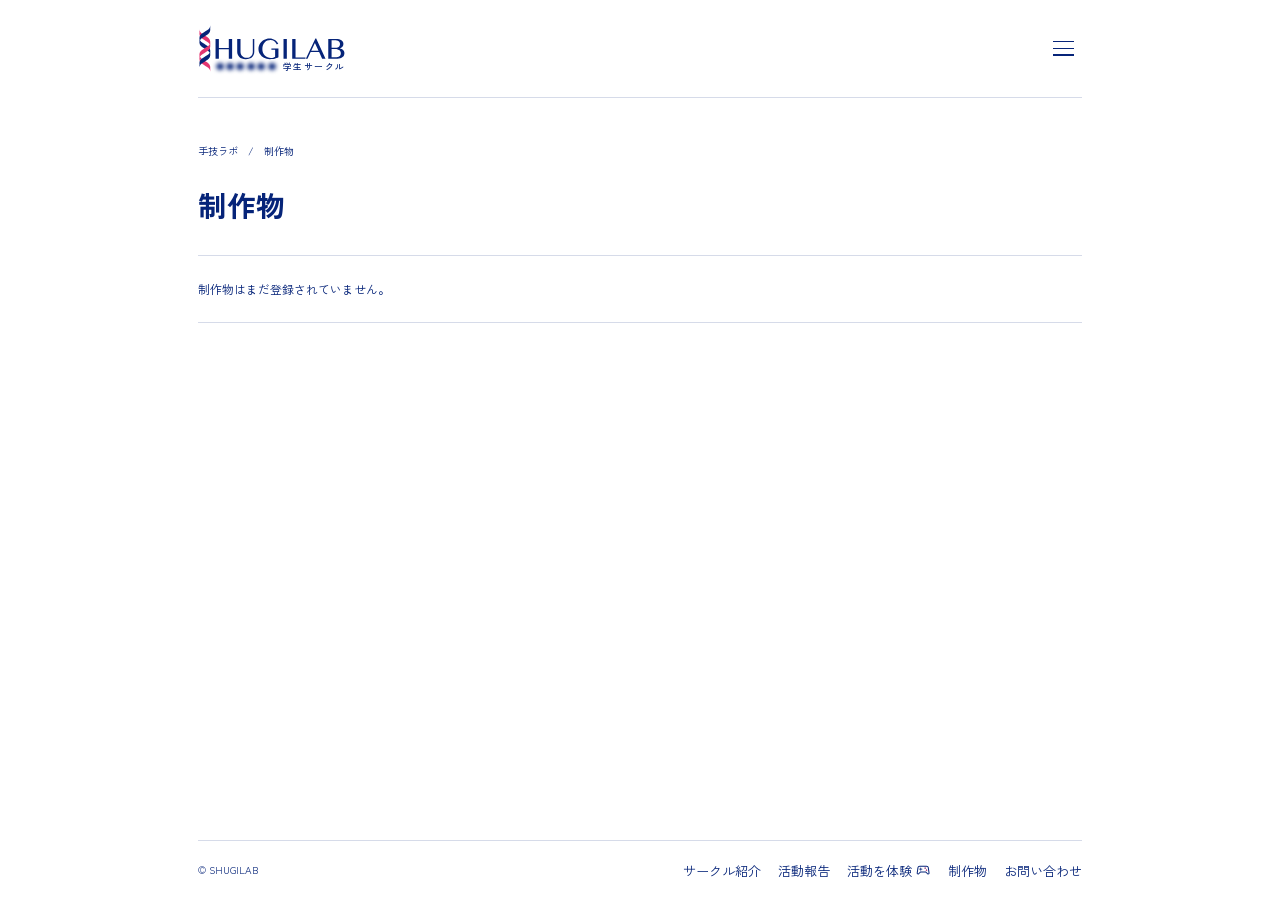
<file: works/index.html>
<!doctype html>
<html lang="ja">
<head>
  <meta charset="utf-8">
  <meta name="viewport" content="width=device-width, initial-scale=1, viewport-fit=cover">
  <meta name="theme-color" content="#ffffff">
  <title>制作物 | 手技ラボ</title>
  <link rel="icon" href="../favicon.ico" sizes="16x16 32x32 48x48">
  <link rel="icon" href="../favicon.svg" type="image/svg+xml" sizes="any">
  <link rel="stylesheet" href="../assets/css/site.css?v=pages-candidate-20261104-18">
  <script type="module" src="../assets/js/main.js?v=pages-candidate-20261104-18"></script>
  <link rel="stylesheet" href="../assets/css/publication.css?v=pages-candidate-20261104-18">
</head>
<body>
  <div id="page" aria-busy="false">
    <header class="site-header site-header-menu">
      <a class="brand" href="../" aria-label="手技ラボ トップページ">
        <img src="../assets/images/shugilab_home.svg?v=pages-candidate-20261104-18" width="174" height="58" alt="手技ラボ">
        <span class="brand-affiliation" aria-hidden="true"><span class="publication-redacted">●</span><span class="publication-redacted">●</span><span class="publication-redacted">●</span><span class="publication-redacted">●</span><span class="publication-redacted">●</span><span class="publication-redacted">●</span><span class="brand-affiliation-space"></span><span>学</span><span>生</span><span>サ</span><span>ー</span><span>ク</span><span>ル</span></span>
      </a>
      <button class="menu-toggle" type="button" aria-label="メニューを開く" aria-expanded="false" aria-controls="site-navigation" hidden>
          <span class="menu-toggle-icon" aria-hidden="true"><span></span><span></span><span></span></span>
              </button>
      <nav id="site-navigation" class="site-nav" aria-label="メインメニュー">
            <a href="../about/">サークル紹介</a>
            <a href="../activities/">活動報告</a>
            <a class="nav-play" href="../play/">活動を体験<svg xmlns="http://www.w3.org/2000/svg" height="18" viewBox="0 -960 960 960" width="18" class="nav-controller" fill="currentColor" aria-hidden="true" focusable="false"><path d="M181.23-220q-40.73 0-63.1-28.77-22.36-28.77-16.9-67.84L144-618.92q7.84-52.64 46.57-86.86Q229.31-740 282-740h396q52.69 0 91.43 34.22 38.73 34.22 46.57 86.86l42.77 302.31q5.46 39.07-16.9 67.84Q819.5-220 778.77-220q-17.15 0-31.5-5.77-14.35-5.77-26.65-18.08L624.46-340H335.54l-96.16 96.15q-12.3 12.31-26.65 18.08-14.35 5.77-31.5 5.77Zm16-66 114-114h337.54l114 114q2 2 15.23 6 11 0 17.5-6.5T800-304l-44.12-308q-4.02-29-26.14-48.5T678-680H282q-29.62 0-51.74 19.5T204.12-612L160-304q-2 11 4.5 17.5T182-280q2.77 0 15.23-6ZM680-443.85q15.08 0 25.62-10.53 10.53-10.54 10.53-25.62 0-15.08-10.53-25.62-10.54-10.53-25.62-10.53-15.08 0-25.62 10.53-10.53 10.54-10.53 25.62 0 15.08 10.53 25.62 10.54 10.53 25.62 10.53Zm-80-120q15.08 0 25.62-10.53 10.53-10.54 10.53-25.62 0-15.08-10.53-25.62-10.54-10.53-25.62-10.53-15.08 0-25.62 10.53-10.53 10.54-10.53 25.62 0 15.08 10.53 25.62 10.54 10.53 25.62 10.53ZM480-480Zm-163.85-36.15V-470q0 10.33 6.76 17.09 6.75 6.76 17.07 6.76 10.33 0 17.1-6.76 6.77-6.76 6.77-17.09v-46.15H410q10.33 0 17.09-6.76 6.76-6.75 6.76-17.07 0-10.33-6.76-17.1-6.76-6.77-17.09-6.77h-46.15V-610q0-10.33-6.76-17.09-6.75-6.76-17.07-6.76-10.33 0-17.1 6.76-6.77 6.76-6.77 17.09v46.15H270q-10.33 0-17.09 6.76-6.76 6.75-6.76 17.07 0 10.33 6.76 17.1 6.76 6.77 17.09 6.77h46.15Z" /><circle class="controller-control" cx="680" cy="-480" r="40" /><circle class="controller-control" cx="600" cy="-600" r="40" /></svg></a>
            <a href="../works/" aria-current="page">制作物</a>
            <a href="../contact/">お問い合わせ</a>
        </nav>
    </header>
    <main class="site-main" id="content" tabindex="-1">
        <nav class="breadcrumb" aria-label="現在位置"><a href="../">手技ラボ</a><span aria-hidden="true">/</span><span aria-current="page">制作物</span></nav>
        <h1>制作物</h1>
        <p class="empty-state">制作物はまだ登録されていません。</p>
    </main>
    <footer class="site-footer" id="site-footer">
      <nav class="footer-nav" aria-label="フッターメニュー">
        <small>© SHUGILAB</small>
        <a href="../about/">サークル紹介</a>
        <a href="../activities/">活動報告</a>
        <a class="nav-play" href="../play/">活動を体験<svg xmlns="http://www.w3.org/2000/svg" height="18" viewBox="0 -960 960 960" width="18" class="nav-controller" fill="currentColor" aria-hidden="true" focusable="false"><path d="M181.23-220q-40.73 0-63.1-28.77-22.36-28.77-16.9-67.84L144-618.92q7.84-52.64 46.57-86.86Q229.31-740 282-740h396q52.69 0 91.43 34.22 38.73 34.22 46.57 86.86l42.77 302.31q5.46 39.07-16.9 67.84Q819.5-220 778.77-220q-17.15 0-31.5-5.77-14.35-5.77-26.65-18.08L624.46-340H335.54l-96.16 96.15q-12.3 12.31-26.65 18.08-14.35 5.77-31.5 5.77Zm16-66 114-114h337.54l114 114q2 2 15.23 6 11 0 17.5-6.5T800-304l-44.12-308q-4.02-29-26.14-48.5T678-680H282q-29.62 0-51.74 19.5T204.12-612L160-304q-2 11 4.5 17.5T182-280q2.77 0 15.23-6ZM680-443.85q15.08 0 25.62-10.53 10.53-10.54 10.53-25.62 0-15.08-10.53-25.62-10.54-10.53-25.62-10.53-15.08 0-25.62 10.53-10.53 10.54-10.53 25.62 0 15.08 10.53 25.62 10.54 10.53 25.62 10.53Zm-80-120q15.08 0 25.62-10.53 10.53-10.54 10.53-25.62 0-15.08-10.53-25.62-10.54-10.53-25.62-10.53-15.08 0-25.62 10.53-10.53 10.54-10.53 25.62 0 15.08 10.53 25.62 10.54 10.53 25.62 10.53ZM480-480Zm-163.85-36.15V-470q0 10.33 6.76 17.09 6.75 6.76 17.07 6.76 10.33 0 17.1-6.76 6.77-6.76 6.77-17.09v-46.15H410q10.33 0 17.09-6.76 6.76-6.75 6.76-17.07 0-10.33-6.76-17.1-6.76-6.77-17.09-6.77h-46.15V-610q0-10.33-6.76-17.09-6.75-6.76-17.07-6.76-10.33 0-17.1 6.76-6.77 6.76-6.77 17.09v46.15H270q-10.33 0-17.09 6.76-6.76 6.75-6.76 17.07 0 10.33 6.76 17.1 6.76 6.77 17.09 6.77h46.15Z" /><circle class="controller-control" cx="680" cy="-480" r="40" /><circle class="controller-control" cx="600" cy="-600" r="40" /></svg></a>
        <a href="../works/">制作物</a>
        <a href="../contact/">お問い合わせ</a>
      </nav>
    </footer>
  </div>
</body>
</html>
</file>
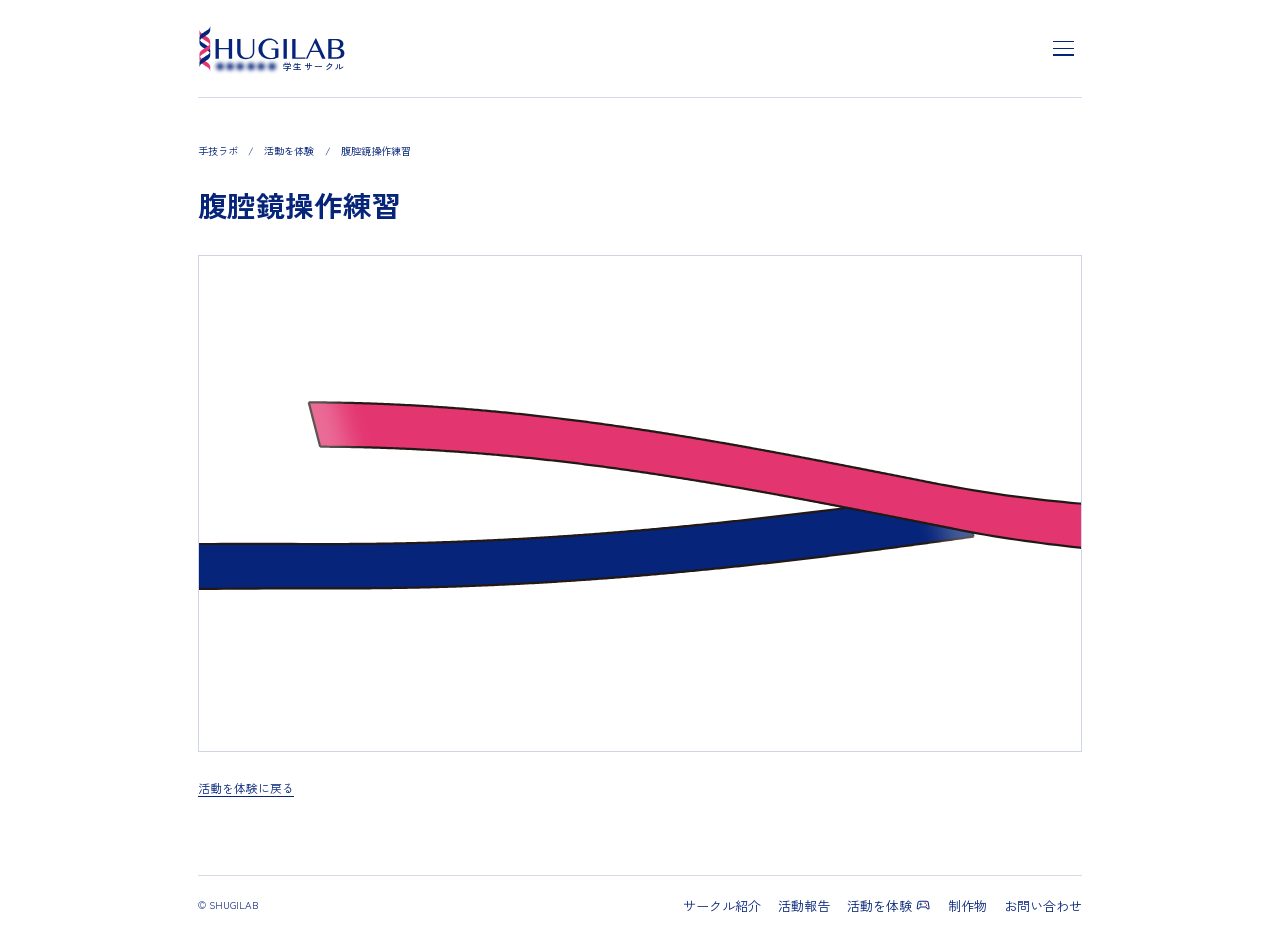
<file: play/laparoscopy/index.html>
<!doctype html>
<html lang="ja">
<head>
  <meta charset="utf-8">
  <meta name="viewport" content="width=device-width, initial-scale=1, viewport-fit=cover">
  <meta name="theme-color" content="#ffffff">
  <title>腹腔鏡操作練習 | 活動を体験 | 手技ラボ</title>
  <link rel="icon" href="../../favicon.ico" sizes="16x16 32x32 48x48">
  <link rel="icon" href="../../favicon.svg" type="image/svg+xml" sizes="any">
  <link rel="stylesheet" href="../../assets/css/site.css?v=pages-candidate-20261104-18">
  <link rel="stylesheet" href="../../assets/css/play.css?v=pages-candidate-20261104-18">
  <link rel="stylesheet" href="../../assets/css/loader.css?v=pages-candidate-20261104-18">
  <script type="module" src="../../assets/js/main.js?v=pages-candidate-20261104-18"></script>
  <link rel="stylesheet" href="../../assets/css/publication.css?v=pages-candidate-20261104-18">
</head>
<body data-game-page>
  <div id="page" aria-busy="false">
    <header class="site-header site-header-menu">
      <a class="brand" href="../../" aria-label="手技ラボ トップページ">
        <img src="../../assets/images/shugilab_home.svg?v=pages-candidate-20261104-18" width="174" height="58" alt="手技ラボ">
        <span class="brand-affiliation" aria-hidden="true"><span class="publication-redacted">●</span><span class="publication-redacted">●</span><span class="publication-redacted">●</span><span class="publication-redacted">●</span><span class="publication-redacted">●</span><span class="publication-redacted">●</span><span class="brand-affiliation-space"></span><span>学</span><span>生</span><span>サ</span><span>ー</span><span>ク</span><span>ル</span></span>
      </a>
      <button class="menu-toggle" type="button" aria-label="メニューを開く" aria-expanded="false" aria-controls="site-navigation" hidden>
          <span class="menu-toggle-icon" aria-hidden="true"><span></span><span></span><span></span></span>
              </button>
      <nav id="site-navigation" class="site-nav" aria-label="メインメニュー">
            <a href="../../about/">サークル紹介</a>
            <a href="../../activities/">活動報告</a>
            <a class="nav-play" href="../../play/" aria-current="page">活動を体験<svg xmlns="http://www.w3.org/2000/svg" height="18" viewBox="0 -960 960 960" width="18" class="nav-controller" fill="currentColor" aria-hidden="true" focusable="false"><path d="M181.23-220q-40.73 0-63.1-28.77-22.36-28.77-16.9-67.84L144-618.92q7.84-52.64 46.57-86.86Q229.31-740 282-740h396q52.69 0 91.43 34.22 38.73 34.22 46.57 86.86l42.77 302.31q5.46 39.07-16.9 67.84Q819.5-220 778.77-220q-17.15 0-31.5-5.77-14.35-5.77-26.65-18.08L624.46-340H335.54l-96.16 96.15q-12.3 12.31-26.65 18.08-14.35 5.77-31.5 5.77Zm16-66 114-114h337.54l114 114q2 2 15.23 6 11 0 17.5-6.5T800-304l-44.12-308q-4.02-29-26.14-48.5T678-680H282q-29.62 0-51.74 19.5T204.12-612L160-304q-2 11 4.5 17.5T182-280q2.77 0 15.23-6ZM680-443.85q15.08 0 25.62-10.53 10.53-10.54 10.53-25.62 0-15.08-10.53-25.62-10.54-10.53-25.62-10.53-15.08 0-25.62 10.53-10.53 10.54-10.53 25.62 0 15.08 10.53 25.62 10.54 10.53 25.62 10.53Zm-80-120q15.08 0 25.62-10.53 10.53-10.54 10.53-25.62 0-15.08-10.53-25.62-10.54-10.53-25.62-10.53-15.08 0-25.62 10.53-10.53 10.54-10.53 25.62 0 15.08 10.53 25.62 10.54 10.53 25.62 10.53ZM480-480Zm-163.85-36.15V-470q0 10.33 6.76 17.09 6.75 6.76 17.07 6.76 10.33 0 17.1-6.76 6.77-6.76 6.77-17.09v-46.15H410q10.33 0 17.09-6.76 6.76-6.75 6.76-17.07 0-10.33-6.76-17.1-6.76-6.77-17.09-6.77h-46.15V-610q0-10.33-6.76-17.09-6.75-6.76-17.07-6.76-10.33 0-17.1 6.76-6.77 6.76-6.77 17.09v46.15H270q-10.33 0-17.09 6.76-6.76 6.75-6.76 17.07 0 10.33 6.76 17.1 6.76 6.77 17.09 6.77h46.15Z" /><circle class="controller-control" cx="680" cy="-480" r="40" /><circle class="controller-control" cx="600" cy="-600" r="40" /></svg></a>
            <a href="../../works/">制作物</a>
            <a href="../../contact/">お問い合わせ</a>
        </nav>
    </header>
    <main class="site-main game-main" id="content" tabindex="-1">
      <nav class="breadcrumb" aria-label="現在位置"><a href="../../">手技ラボ</a><span aria-hidden="true">/</span><a href="../../play/">活動を体験</a><span aria-hidden="true">/</span><span aria-current="page">腹腔鏡操作練習</span></nav>
      <h1>腹腔鏡操作練習</h1>
      <section class="game-placeholder" data-game-host data-game-state="loading" aria-busy="true" aria-label="腹腔鏡操作練習のゲーム掲載予定">
        <div class="game-content" data-game-content>
          <p>ゲームは準備中です。</p>
        </div>
        <div class="loader" id="loader" role="status" aria-label="ゲームを読み込んでいます。" hidden>
          <canvas aria-hidden="true"></canvas>
          <span class="sr-only" aria-live="polite">ゲームを読み込んでいます。</span>
        </div>
      </section>
      <a class="game-back" href="../../play/">活動を体験に戻る</a>
    </main>
    <footer class="site-footer" id="site-footer">
      <nav class="footer-nav" aria-label="フッターメニュー">
        <small>© SHUGILAB</small>
        <a href="../../about/">サークル紹介</a>
        <a href="../../activities/">活動報告</a>
        <a class="nav-play" href="../../play/">活動を体験<svg xmlns="http://www.w3.org/2000/svg" height="18" viewBox="0 -960 960 960" width="18" class="nav-controller" fill="currentColor" aria-hidden="true" focusable="false"><path d="M181.23-220q-40.73 0-63.1-28.77-22.36-28.77-16.9-67.84L144-618.92q7.84-52.64 46.57-86.86Q229.31-740 282-740h396q52.69 0 91.43 34.22 38.73 34.22 46.57 86.86l42.77 302.31q5.46 39.07-16.9 67.84Q819.5-220 778.77-220q-17.15 0-31.5-5.77-14.35-5.77-26.65-18.08L624.46-340H335.54l-96.16 96.15q-12.3 12.31-26.65 18.08-14.35 5.77-31.5 5.77Zm16-66 114-114h337.54l114 114q2 2 15.23 6 11 0 17.5-6.5T800-304l-44.12-308q-4.02-29-26.14-48.5T678-680H282q-29.62 0-51.74 19.5T204.12-612L160-304q-2 11 4.5 17.5T182-280q2.77 0 15.23-6ZM680-443.85q15.08 0 25.62-10.53 10.53-10.54 10.53-25.62 0-15.08-10.53-25.62-10.54-10.53-25.62-10.53-15.08 0-25.62 10.53-10.53 10.54-10.53 25.62 0 15.08 10.53 25.62 10.54 10.53 25.62 10.53Zm-80-120q15.08 0 25.62-10.53 10.53-10.54 10.53-25.62 0-15.08-10.53-25.62-10.54-10.53-25.62-10.53-15.08 0-25.62 10.53-10.53 10.54-10.53 25.62 0 15.08 10.53 25.62 10.54 10.53 25.62 10.53ZM480-480Zm-163.85-36.15V-470q0 10.33 6.76 17.09 6.75 6.76 17.07 6.76 10.33 0 17.1-6.76 6.77-6.76 6.77-17.09v-46.15H410q10.33 0 17.09-6.76 6.76-6.75 6.76-17.07 0-10.33-6.76-17.1-6.76-6.77-17.09-6.77h-46.15V-610q0-10.33-6.76-17.09-6.75-6.76-17.07-6.76-10.33 0-17.1 6.76-6.77 6.76-6.77 17.09v46.15H270q-10.33 0-17.09 6.76-6.76 6.75-6.76 17.07 0 10.33 6.76 17.1 6.76 6.77 17.09 6.77h46.15Z" /><circle class="controller-control" cx="680" cy="-480" r="40" /><circle class="controller-control" cx="600" cy="-600" r="40" /></svg></a>
        <a href="../../works/">制作物</a>
        <a href="../../contact/">お問い合わせ</a>
      </nav>
    </footer>
  </div>

</body>
</html>
</file>
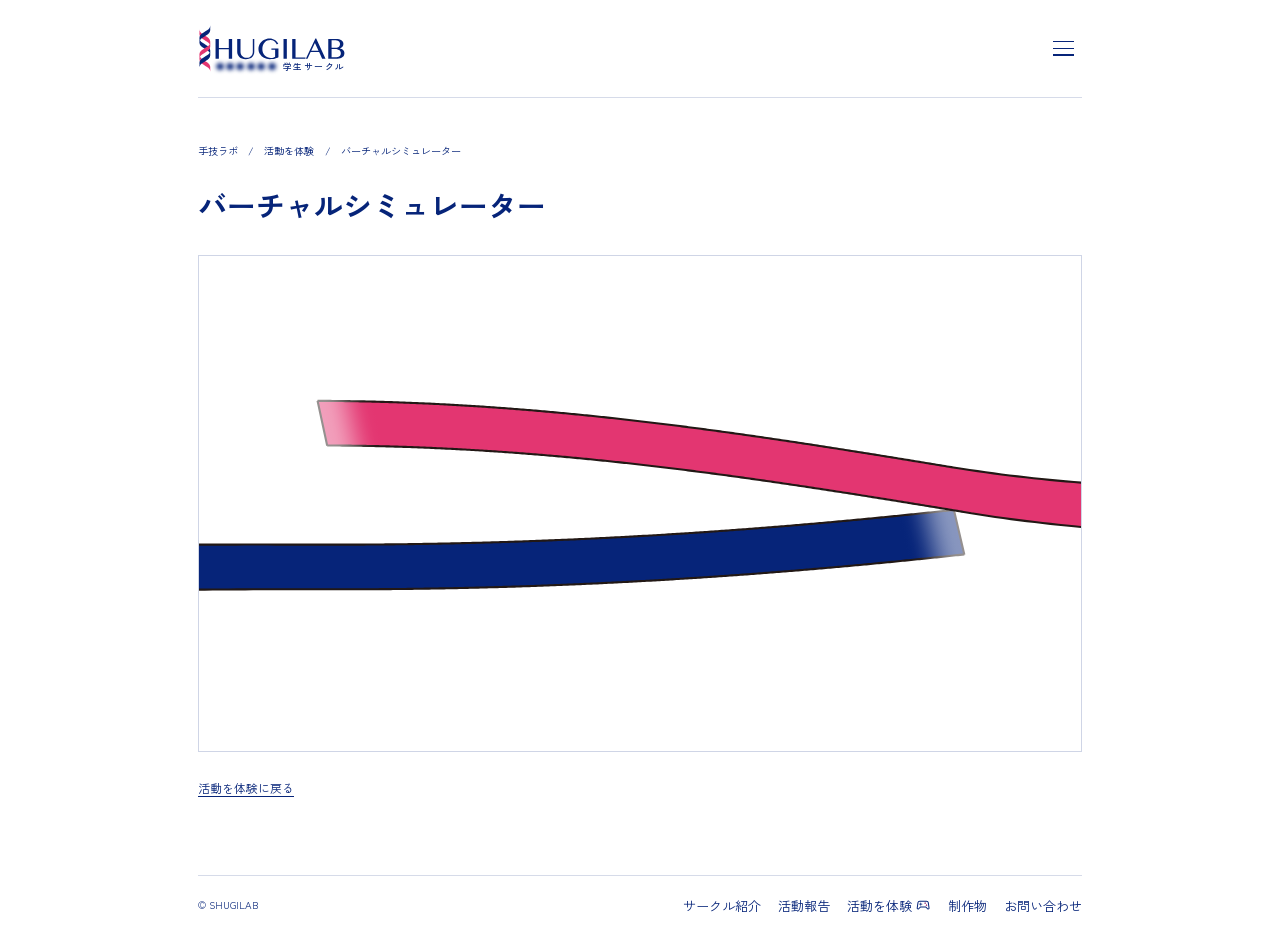
<file: play/simulation/index.html>
<!doctype html>
<html lang="ja">
<head>
  <meta charset="utf-8">
  <meta name="viewport" content="width=device-width, initial-scale=1, viewport-fit=cover">
  <meta name="theme-color" content="#ffffff">
  <title>バーチャルシミュレーター | 活動を体験 | 手技ラボ</title>
  <link rel="icon" href="../../favicon.ico" sizes="16x16 32x32 48x48">
  <link rel="icon" href="../../favicon.svg" type="image/svg+xml" sizes="any">
  <link rel="stylesheet" href="../../assets/css/site.css?v=pages-candidate-20261104-18">
  <link rel="stylesheet" href="../../assets/css/play.css?v=pages-candidate-20261104-18">
  <link rel="stylesheet" href="../../assets/css/loader.css?v=pages-candidate-20261104-18">
  <script type="module" src="../../assets/js/main.js?v=pages-candidate-20261104-18"></script>
  <link rel="stylesheet" href="../../assets/css/publication.css?v=pages-candidate-20261104-18">
</head>
<body data-game-page>
  <div id="page" aria-busy="false">
    <header class="site-header site-header-menu">
      <a class="brand" href="../../" aria-label="手技ラボ トップページ">
        <img src="../../assets/images/shugilab_home.svg?v=pages-candidate-20261104-18" width="174" height="58" alt="手技ラボ">
        <span class="brand-affiliation" aria-hidden="true"><span class="publication-redacted">●</span><span class="publication-redacted">●</span><span class="publication-redacted">●</span><span class="publication-redacted">●</span><span class="publication-redacted">●</span><span class="publication-redacted">●</span><span class="brand-affiliation-space"></span><span>学</span><span>生</span><span>サ</span><span>ー</span><span>ク</span><span>ル</span></span>
      </a>
      <button class="menu-toggle" type="button" aria-label="メニューを開く" aria-expanded="false" aria-controls="site-navigation" hidden>
          <span class="menu-toggle-icon" aria-hidden="true"><span></span><span></span><span></span></span>
              </button>
      <nav id="site-navigation" class="site-nav" aria-label="メインメニュー">
            <a href="../../about/">サークル紹介</a>
            <a href="../../activities/">活動報告</a>
            <a class="nav-play" href="../../play/" aria-current="page">活動を体験<svg xmlns="http://www.w3.org/2000/svg" height="18" viewBox="0 -960 960 960" width="18" class="nav-controller" fill="currentColor" aria-hidden="true" focusable="false"><path d="M181.23-220q-40.73 0-63.1-28.77-22.36-28.77-16.9-67.84L144-618.92q7.84-52.64 46.57-86.86Q229.31-740 282-740h396q52.69 0 91.43 34.22 38.73 34.22 46.57 86.86l42.77 302.31q5.46 39.07-16.9 67.84Q819.5-220 778.77-220q-17.15 0-31.5-5.77-14.35-5.77-26.65-18.08L624.46-340H335.54l-96.16 96.15q-12.3 12.31-26.65 18.08-14.35 5.77-31.5 5.77Zm16-66 114-114h337.54l114 114q2 2 15.23 6 11 0 17.5-6.5T800-304l-44.12-308q-4.02-29-26.14-48.5T678-680H282q-29.62 0-51.74 19.5T204.12-612L160-304q-2 11 4.5 17.5T182-280q2.77 0 15.23-6ZM680-443.85q15.08 0 25.62-10.53 10.53-10.54 10.53-25.62 0-15.08-10.53-25.62-10.54-10.53-25.62-10.53-15.08 0-25.62 10.53-10.53 10.54-10.53 25.62 0 15.08 10.53 25.62 10.54 10.53 25.62 10.53Zm-80-120q15.08 0 25.62-10.53 10.53-10.54 10.53-25.62 0-15.08-10.53-25.62-10.54-10.53-25.62-10.53-15.08 0-25.62 10.53-10.53 10.54-10.53 25.62 0 15.08 10.53 25.62 10.54 10.53 25.62 10.53ZM480-480Zm-163.85-36.15V-470q0 10.33 6.76 17.09 6.75 6.76 17.07 6.76 10.33 0 17.1-6.76 6.77-6.76 6.77-17.09v-46.15H410q10.33 0 17.09-6.76 6.76-6.75 6.76-17.07 0-10.33-6.76-17.1-6.76-6.77-17.09-6.77h-46.15V-610q0-10.33-6.76-17.09-6.75-6.76-17.07-6.76-10.33 0-17.1 6.76-6.77 6.76-6.77 17.09v46.15H270q-10.33 0-17.09 6.76-6.76 6.75-6.76 17.07 0 10.33 6.76 17.1 6.76 6.77 17.09 6.77h46.15Z" /><circle class="controller-control" cx="680" cy="-480" r="40" /><circle class="controller-control" cx="600" cy="-600" r="40" /></svg></a>
            <a href="../../works/">制作物</a>
            <a href="../../contact/">お問い合わせ</a>
        </nav>
    </header>
    <main class="site-main game-main" id="content" tabindex="-1">
      <nav class="breadcrumb" aria-label="現在位置"><a href="../../">手技ラボ</a><span aria-hidden="true">/</span><a href="../../play/">活動を体験</a><span aria-hidden="true">/</span><span aria-current="page">バーチャルシミュレーター</span></nav>
      <h1>バーチャルシミュレーター</h1>
      <section class="game-placeholder" data-game-host data-game-state="loading" aria-busy="true" aria-label="バーチャルシミュレーターのゲーム掲載予定">
        <div class="game-content" data-game-content>
          <p>ゲームは準備中です。</p>
        </div>
        <div class="loader" id="loader" role="status" aria-label="ゲームを読み込んでいます。" hidden>
          <canvas aria-hidden="true"></canvas>
          <span class="sr-only" aria-live="polite">ゲームを読み込んでいます。</span>
        </div>
      </section>
      <a class="game-back" href="../../play/">活動を体験に戻る</a>
    </main>
    <footer class="site-footer" id="site-footer">
      <nav class="footer-nav" aria-label="フッターメニュー">
        <small>© SHUGILAB</small>
        <a href="../../about/">サークル紹介</a>
        <a href="../../activities/">活動報告</a>
        <a class="nav-play" href="../../play/">活動を体験<svg xmlns="http://www.w3.org/2000/svg" height="18" viewBox="0 -960 960 960" width="18" class="nav-controller" fill="currentColor" aria-hidden="true" focusable="false"><path d="M181.23-220q-40.73 0-63.1-28.77-22.36-28.77-16.9-67.84L144-618.92q7.84-52.64 46.57-86.86Q229.31-740 282-740h396q52.69 0 91.43 34.22 38.73 34.22 46.57 86.86l42.77 302.31q5.46 39.07-16.9 67.84Q819.5-220 778.77-220q-17.15 0-31.5-5.77-14.35-5.77-26.65-18.08L624.46-340H335.54l-96.16 96.15q-12.3 12.31-26.65 18.08-14.35 5.77-31.5 5.77Zm16-66 114-114h337.54l114 114q2 2 15.23 6 11 0 17.5-6.5T800-304l-44.12-308q-4.02-29-26.14-48.5T678-680H282q-29.62 0-51.74 19.5T204.12-612L160-304q-2 11 4.5 17.5T182-280q2.77 0 15.23-6ZM680-443.85q15.08 0 25.62-10.53 10.53-10.54 10.53-25.62 0-15.08-10.53-25.62-10.54-10.53-25.62-10.53-15.08 0-25.62 10.53-10.53 10.54-10.53 25.62 0 15.08 10.53 25.62 10.54 10.53 25.62 10.53Zm-80-120q15.08 0 25.62-10.53 10.53-10.54 10.53-25.62 0-15.08-10.53-25.62-10.54-10.53-25.62-10.53-15.08 0-25.62 10.53-10.53 10.54-10.53 25.62 0 15.08 10.53 25.62 10.54 10.53 25.62 10.53ZM480-480Zm-163.85-36.15V-470q0 10.33 6.76 17.09 6.75 6.76 17.07 6.76 10.33 0 17.1-6.76 6.77-6.76 6.77-17.09v-46.15H410q10.33 0 17.09-6.76 6.76-6.75 6.76-17.07 0-10.33-6.76-17.1-6.76-6.77-17.09-6.77h-46.15V-610q0-10.33-6.76-17.09-6.75-6.76-17.07-6.76-10.33 0-17.1 6.76-6.77 6.76-6.77 17.09v46.15H270q-10.33 0-17.09 6.76-6.76 6.75-6.76 17.07 0 10.33 6.76 17.1 6.76 6.77 17.09 6.77h46.15Z" /><circle class="controller-control" cx="680" cy="-480" r="40" /><circle class="controller-control" cx="600" cy="-600" r="40" /></svg></a>
        <a href="../../works/">制作物</a>
        <a href="../../contact/">お問い合わせ</a>
      </nav>
    </footer>
  </div>

</body>
</html>
</file>
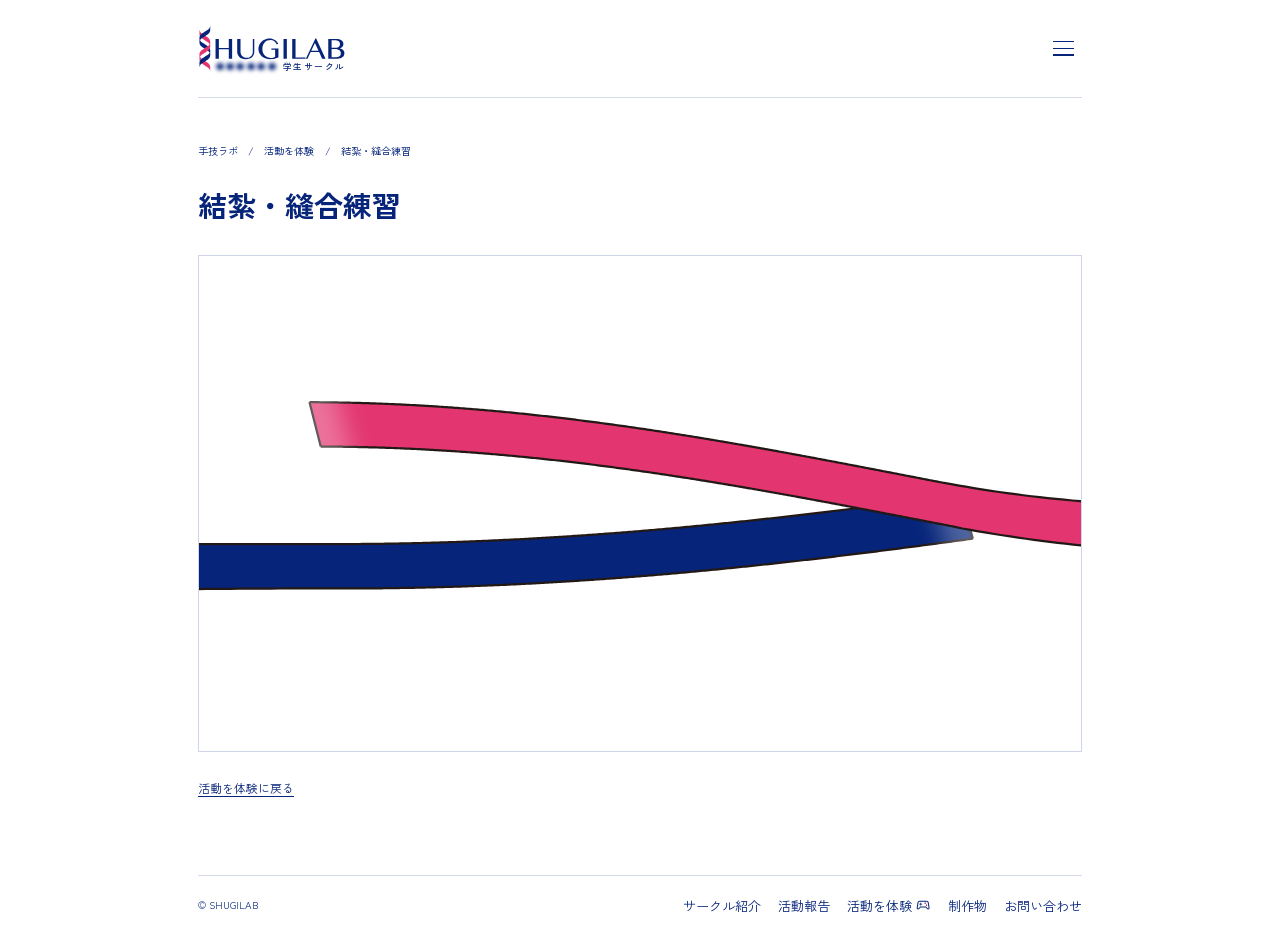
<file: play/suture/index.html>
<!doctype html>
<html lang="ja">
<head>
  <meta charset="utf-8">
  <meta name="viewport" content="width=device-width, initial-scale=1, viewport-fit=cover">
  <meta name="theme-color" content="#ffffff">
  <title>結紮・縫合練習 | 活動を体験 | 手技ラボ</title>
  <link rel="icon" href="../../favicon.ico" sizes="16x16 32x32 48x48">
  <link rel="icon" href="../../favicon.svg" type="image/svg+xml" sizes="any">
  <link rel="stylesheet" href="../../assets/css/site.css?v=pages-candidate-20261104-18">
  <link rel="stylesheet" href="../../assets/css/play.css?v=pages-candidate-20261104-18">
  <link rel="stylesheet" href="../../assets/css/loader.css?v=pages-candidate-20261104-18">
  <script type="module" src="../../assets/js/main.js?v=pages-candidate-20261104-18"></script>
  <link rel="stylesheet" href="../../assets/css/publication.css?v=pages-candidate-20261104-18">
</head>
<body data-game-page>
  <div id="page" aria-busy="false">
    <header class="site-header site-header-menu">
      <a class="brand" href="../../" aria-label="手技ラボ トップページ">
        <img src="../../assets/images/shugilab_home.svg?v=pages-candidate-20261104-18" width="174" height="58" alt="手技ラボ">
        <span class="brand-affiliation" aria-hidden="true"><span class="publication-redacted">●</span><span class="publication-redacted">●</span><span class="publication-redacted">●</span><span class="publication-redacted">●</span><span class="publication-redacted">●</span><span class="publication-redacted">●</span><span class="brand-affiliation-space"></span><span>学</span><span>生</span><span>サ</span><span>ー</span><span>ク</span><span>ル</span></span>
      </a>
      <button class="menu-toggle" type="button" aria-label="メニューを開く" aria-expanded="false" aria-controls="site-navigation" hidden>
          <span class="menu-toggle-icon" aria-hidden="true"><span></span><span></span><span></span></span>
              </button>
      <nav id="site-navigation" class="site-nav" aria-label="メインメニュー">
            <a href="../../about/">サークル紹介</a>
            <a href="../../activities/">活動報告</a>
            <a class="nav-play" href="../../play/" aria-current="page">活動を体験<svg xmlns="http://www.w3.org/2000/svg" height="18" viewBox="0 -960 960 960" width="18" class="nav-controller" fill="currentColor" aria-hidden="true" focusable="false"><path d="M181.23-220q-40.73 0-63.1-28.77-22.36-28.77-16.9-67.84L144-618.92q7.84-52.64 46.57-86.86Q229.31-740 282-740h396q52.69 0 91.43 34.22 38.73 34.22 46.57 86.86l42.77 302.31q5.46 39.07-16.9 67.84Q819.5-220 778.77-220q-17.15 0-31.5-5.77-14.35-5.77-26.65-18.08L624.46-340H335.54l-96.16 96.15q-12.3 12.31-26.65 18.08-14.35 5.77-31.5 5.77Zm16-66 114-114h337.54l114 114q2 2 15.23 6 11 0 17.5-6.5T800-304l-44.12-308q-4.02-29-26.14-48.5T678-680H282q-29.62 0-51.74 19.5T204.12-612L160-304q-2 11 4.5 17.5T182-280q2.77 0 15.23-6ZM680-443.85q15.08 0 25.62-10.53 10.53-10.54 10.53-25.62 0-15.08-10.53-25.62-10.54-10.53-25.62-10.53-15.08 0-25.62 10.53-10.53 10.54-10.53 25.62 0 15.08 10.53 25.62 10.54 10.53 25.62 10.53Zm-80-120q15.08 0 25.62-10.53 10.53-10.54 10.53-25.62 0-15.08-10.53-25.62-10.54-10.53-25.62-10.53-15.08 0-25.62 10.53-10.53 10.54-10.53 25.62 0 15.08 10.53 25.62 10.54 10.53 25.62 10.53ZM480-480Zm-163.85-36.15V-470q0 10.33 6.76 17.09 6.75 6.76 17.07 6.76 10.33 0 17.1-6.76 6.77-6.76 6.77-17.09v-46.15H410q10.33 0 17.09-6.76 6.76-6.75 6.76-17.07 0-10.33-6.76-17.1-6.76-6.77-17.09-6.77h-46.15V-610q0-10.33-6.76-17.09-6.75-6.76-17.07-6.76-10.33 0-17.1 6.76-6.77 6.76-6.77 17.09v46.15H270q-10.33 0-17.09 6.76-6.76 6.75-6.76 17.07 0 10.33 6.76 17.1 6.76 6.77 17.09 6.77h46.15Z" /><circle class="controller-control" cx="680" cy="-480" r="40" /><circle class="controller-control" cx="600" cy="-600" r="40" /></svg></a>
            <a href="../../works/">制作物</a>
            <a href="../../contact/">お問い合わせ</a>
        </nav>
    </header>
    <main class="site-main game-main" id="content" tabindex="-1">
      <nav class="breadcrumb" aria-label="現在位置"><a href="../../">手技ラボ</a><span aria-hidden="true">/</span><a href="../../play/">活動を体験</a><span aria-hidden="true">/</span><span aria-current="page">結紮・縫合練習</span></nav>
      <h1>結紮・縫合練習</h1>
      <section class="game-placeholder" data-game-host data-game-state="loading" aria-busy="true" aria-label="結紮・縫合練習のゲーム掲載予定">
        <div class="game-content" data-game-content>
          <p>ゲームは準備中です。</p>
        </div>
        <div class="loader" id="loader" role="status" aria-label="ゲームを読み込んでいます。" hidden>
          <canvas aria-hidden="true"></canvas>
          <span class="sr-only" aria-live="polite">ゲームを読み込んでいます。</span>
        </div>
      </section>
      <a class="game-back" href="../../play/">活動を体験に戻る</a>
    </main>
    <footer class="site-footer" id="site-footer">
      <nav class="footer-nav" aria-label="フッターメニュー">
        <small>© SHUGILAB</small>
        <a href="../../about/">サークル紹介</a>
        <a href="../../activities/">活動報告</a>
        <a class="nav-play" href="../../play/">活動を体験<svg xmlns="http://www.w3.org/2000/svg" height="18" viewBox="0 -960 960 960" width="18" class="nav-controller" fill="currentColor" aria-hidden="true" focusable="false"><path d="M181.23-220q-40.73 0-63.1-28.77-22.36-28.77-16.9-67.84L144-618.92q7.84-52.64 46.57-86.86Q229.31-740 282-740h396q52.69 0 91.43 34.22 38.73 34.22 46.57 86.86l42.77 302.31q5.46 39.07-16.9 67.84Q819.5-220 778.77-220q-17.15 0-31.5-5.77-14.35-5.77-26.65-18.08L624.46-340H335.54l-96.16 96.15q-12.3 12.31-26.65 18.08-14.35 5.77-31.5 5.77Zm16-66 114-114h337.54l114 114q2 2 15.23 6 11 0 17.5-6.5T800-304l-44.12-308q-4.02-29-26.14-48.5T678-680H282q-29.62 0-51.74 19.5T204.12-612L160-304q-2 11 4.5 17.5T182-280q2.77 0 15.23-6ZM680-443.85q15.08 0 25.62-10.53 10.53-10.54 10.53-25.62 0-15.08-10.53-25.62-10.54-10.53-25.62-10.53-15.08 0-25.62 10.53-10.53 10.54-10.53 25.62 0 15.08 10.53 25.62 10.54 10.53 25.62 10.53Zm-80-120q15.08 0 25.62-10.53 10.53-10.54 10.53-25.62 0-15.08-10.53-25.62-10.54-10.53-25.62-10.53-15.08 0-25.62 10.53-10.53 10.54-10.53 25.62 0 15.08 10.53 25.62 10.54 10.53 25.62 10.53ZM480-480Zm-163.85-36.15V-470q0 10.33 6.76 17.09 6.75 6.76 17.07 6.76 10.33 0 17.1-6.76 6.77-6.76 6.77-17.09v-46.15H410q10.33 0 17.09-6.76 6.76-6.75 6.76-17.07 0-10.33-6.76-17.1-6.76-6.77-17.09-6.77h-46.15V-610q0-10.33-6.76-17.09-6.75-6.76-17.07-6.76-10.33 0-17.1 6.76-6.77 6.76-6.77 17.09v46.15H270q-10.33 0-17.09 6.76-6.76 6.75-6.76 17.07 0 10.33 6.76 17.1 6.76 6.77 17.09 6.77h46.15Z" /><circle class="controller-control" cx="680" cy="-480" r="40" /><circle class="controller-control" cx="600" cy="-600" r="40" /></svg></a>
        <a href="../../works/">制作物</a>
        <a href="../../contact/">お問い合わせ</a>
      </nav>
    </footer>
  </div>

</body>
</html>
</file>
<file: assets/css/site.css>
@import url("./fonts.css?v=pages-candidate-20261104-18");

:root {
  color-scheme: light;
  -webkit-text-size-adjust: 100%;
  text-size-adjust: 100%;
  --blue: #062479;
  --pink: #e33671;
  --ink: #221815;
  --paper: #ffffff;
  --line: rgb(6 36 121 / 16%);
  --wash: rgb(6 36 121 / 3%);
  --page-scale: 1;
  /* Scale layout lengths, avoiding older Safari's CSS zoom/layout mismatch. */
  --ui-pixel: calc(1px * var(--page-scale));
  --viewport-inline-unit: 1vw;
  --viewport-block-unit: 1svh;
}

@media not all and (min-aspect-ratio: 3/2) {
  :root:not(.home-document) { --page-scale: .85; }
}

* {
  box-sizing: border-box;
}

html,
body {
  margin: 0;
  min-height: 100%;
  background: var(--paper);
}

body {
  color: var(--blue);
  font-family: "Zen Kaku Gothic New", system-ui, -apple-system, sans-serif;
  font-size: calc(16 * var(--ui-pixel));
  line-height: 1.8;
  -webkit-font-smoothing: antialiased;
}

a { color: inherit; text-underline-offset: .25em; }
button, input, textarea, select { font: inherit; }
button, a, summary { -webkit-tap-highlight-color: transparent; }
:focus-visible { outline: calc(2 * var(--ui-pixel)) solid var(--blue); outline-offset: calc(5 * var(--ui-pixel)); }
button:disabled { cursor: default; }
[hidden] { display: none !important; }
#page { min-height: calc(100 * var(--viewport-block-unit)); display: grid; grid-template-rows: auto 1fr auto; background: var(--paper); }

.site-header, .site-footer, .site-main {
  width: min(100% - calc(48 * var(--ui-pixel)), calc(1040 * var(--ui-pixel)));
  margin-inline: auto;
}
.site-header {
  display: flex;
  align-items: center;
  justify-content: space-between;
  gap: calc(28 * var(--ui-pixel));
  padding-block: calc(28 * var(--ui-pixel));
  padding-top: calc(calc(28 * var(--ui-pixel)) + env(safe-area-inset-top, 0px));
  border-bottom: calc(1 * var(--ui-pixel)) solid var(--line);
}
.brand { --brand-width: calc(174 * var(--ui-pixel)); position: relative; display: block; flex: none; line-height: 0; }
.brand img { display: block; width: var(--brand-width); height: auto; }
/* Align the caption with HUGILAB rather than the tall initial S. */
.brand-affiliation { position: absolute; top: 77%; left: 11.85%; right: 1.07%; display: none; justify-content: space-between; align-items: center; font-size: calc(var(--brand-width) * .06); font-weight: 500; line-height: 1.2; white-space: nowrap; }
.brand-affiliation > span { flex: none; }
.brand-affiliation-space { width: .35em; }
@media not all and (min-aspect-ratio: 3/2) {
  .brand-affiliation { display: flex; }
}
@media (min-aspect-ratio: 3/2) {
  body:not(.home-page) .site-header .brand { --brand-width: 174px; }
  body:not(.home-page) .brand-affiliation { display: flex; }
}
.site-nav { display: flex; flex-wrap: wrap; gap: calc(12 * var(--ui-pixel)) calc(24 * var(--ui-pixel)); font-size: calc(14 * var(--ui-pixel)); }
.site-nav a { padding-block: calc(5 * var(--ui-pixel)); text-decoration: none; border-bottom: calc(2 * var(--ui-pixel)) solid transparent; }
.site-nav a:hover, .site-nav a[aria-current="page"] { border-bottom-color: var(--pink); }
.site-nav .nav-play { display: inline-flex; align-items: center; gap: .2em; white-space: nowrap; }
.nav-controller { display: block; flex: none; width: 1.25em; height: 1.25em; }
.nav-controller .controller-control { fill: var(--pink); }
.play-title { display: flex; align-items: center; gap: .25em; }
.play-title .nav-controller { width: .9em; height: .9em; }
/* The original navigation remains visible outside the compact layout. */
.menu-toggle { display: none; place-items: center; flex: none; width: calc(44 * var(--ui-pixel)); height: calc(44 * var(--ui-pixel)); padding: 0; border: 0; color: var(--blue); background: transparent; cursor: pointer; border-radius: 0; }
.menu-toggle:hover { background: var(--wash); }
.menu-toggle-icon { position: relative; display: block; width: calc(24 * var(--ui-pixel)); height: calc(18 * var(--ui-pixel)); }
.menu-toggle-icon span { position: absolute; left: 0; width: calc(24 * var(--ui-pixel)); height: calc(2 * var(--ui-pixel)); background: currentColor; transition: transform .15s ease, opacity .15s ease; }
.menu-toggle-icon span:nth-child(1) { top: 0; }
.menu-toggle-icon span:nth-child(2) { top: calc(8 * var(--ui-pixel)); }
.menu-toggle-icon span:nth-child(3) { top: calc(16 * var(--ui-pixel)); }
.menu-toggle[aria-expanded="true"] .menu-toggle-icon span:nth-child(1) { transform: translateY(calc(8 * var(--ui-pixel))) rotate(45deg); }
.menu-toggle[aria-expanded="true"] .menu-toggle-icon span:nth-child(2) { opacity: 0; }
.menu-toggle[aria-expanded="true"] .menu-toggle-icon span:nth-child(3) { transform: translateY(calc(-8 * var(--ui-pixel))) rotate(-45deg); }
@media not all and (min-aspect-ratio: 3/2) {
  .site-header-menu[data-menu-ready] { position: relative; z-index: 20; flex-direction: row; align-items: center; }
  .site-header-menu[data-menu-ready] .menu-toggle { display: grid; }
  .site-header-menu[data-menu-ready] .site-nav { position: absolute; top: calc(100% + calc(8 * var(--ui-pixel))); right: 0; display: flex; flex-direction: column; gap: 0; width: min(calc(320 * var(--ui-pixel)), 100%); max-height: var(--menu-available-height, calc(65 * var(--viewport-block-unit))); overflow-y: auto; overscroll-behavior: contain; padding: calc(12 * var(--ui-pixel)) calc(24 * var(--ui-pixel)); border: calc(1 * var(--ui-pixel)) solid var(--line); background: var(--paper); box-shadow: 0 calc(12 * var(--ui-pixel)) calc(28 * var(--ui-pixel)) rgb(6 36 121 / 8%); font-size: calc(14 * var(--ui-pixel)); }
  .site-header-menu[data-menu-ready] .site-nav a { display: flex; align-items: center; min-height: calc(48 * var(--ui-pixel)); padding-block: calc(12 * var(--ui-pixel)); border-bottom: calc(1 * var(--ui-pixel)) solid var(--line); }
  .site-header-menu[data-menu-ready] .site-nav a:last-child { border-bottom: 0; }
  .site-header-menu[data-menu-ready] .site-nav a:hover, .site-header-menu[data-menu-ready] .site-nav a[aria-current="page"] { color: var(--pink); }
}
@media (prefers-reduced-motion: reduce) {
  .menu-toggle-icon span { transition: none; }
}
.site-main { min-height: calc(60 * var(--viewport-block-unit)); padding-block: calc(52 * var(--ui-pixel)) calc(80 * var(--ui-pixel)); }
.site-footer {
  --footer-unit: var(--ui-pixel);
  --footer-font-unit: var(--footer-unit);
  display: block;
  border-top: var(--footer-unit) solid var(--line);
  padding-block: calc(18 * var(--footer-unit));
  font-size: calc(13 * var(--footer-font-unit));
}
.site-footer small { flex: none; margin-inline-end: auto; font-size: calc(10 * var(--footer-font-unit)); }
.footer-nav { display: flex; flex-wrap: wrap; align-items: center; justify-content: flex-end; gap: calc(6 * var(--footer-unit)) calc(20 * var(--footer-unit)); }
.footer-nav a { padding-block: calc(3 * var(--footer-unit)); text-decoration: none; white-space: nowrap; }
.footer-nav a:hover { text-decoration: underline; }
.footer-nav .nav-play { display: inline-flex; align-items: center; gap: .2em; }
@media not all and (min-aspect-ratio: 3/2) {
  body:not(.home-page) .site-footer { --footer-font-unit: 1px; }
}
@media (max-width: 720px) {
  .site-footer small { margin-inline-end: 0; }
  .footer-nav { display: grid; grid-template-columns: repeat(3, minmax(0, 1fr)); justify-items: start; gap: calc(2 * var(--footer-unit)) calc(12 * var(--footer-unit)); font-size: calc(12 * var(--footer-font-unit)); }
}
.breadcrumb { display: flex; gap: calc(12 * var(--ui-pixel)); margin-bottom: calc(28 * var(--ui-pixel)); font-size: calc(12 * var(--ui-pixel)); }
.breadcrumb a { text-decoration: none; }
h1 { margin: 0 0 calc(36 * var(--ui-pixel)); font-size: clamp(calc(26 * var(--ui-pixel)), calc(4 * var(--viewport-inline-unit)), calc(34 * var(--ui-pixel))); font-weight: 600; line-height: 1.4; }
h2 { margin: 0 0 calc(18 * var(--ui-pixel)); font-size: calc(20 * var(--ui-pixel)); font-weight: 600; line-height: 1.5; }
p { margin: 0 0 calc(16 * var(--ui-pixel)); }
.content-section + .content-section { margin-top: calc(42 * var(--ui-pixel)); }
.content-section { max-width: calc(680 * var(--ui-pixel)); }
.plain-list { margin: 0; padding-left: 1.3em; }
.plain-list li + li { margin-top: calc(8 * var(--ui-pixel)); }
.empty-state { padding-block: calc(26 * var(--ui-pixel)); border-block: calc(1 * var(--ui-pixel)) solid var(--line); font-size: calc(14 * var(--ui-pixel)); }
.directory { max-width: calc(800 * var(--ui-pixel)); margin-inline: auto; }
.directory a {
  display: flex;
  align-items: center;
  justify-content: space-between;
  gap: calc(24 * var(--ui-pixel));
  padding: calc(24 * var(--ui-pixel)) 0;
  border-bottom: calc(1 * var(--ui-pixel)) solid var(--line);
  font-size: clamp(calc(18 * var(--ui-pixel)), calc(3 * var(--viewport-inline-unit)), calc(23 * var(--ui-pixel)));
  text-decoration: none;
}
.directory a:first-child { border-top: calc(1 * var(--ui-pixel)) solid var(--line); }
.directory a:hover { border-bottom-color: var(--pink); }
.directory .arrow { color: var(--pink); font-size: calc(24 * var(--ui-pixel)); }
.home-main { padding-top: calc(72 * var(--ui-pixel)); }
.home-heading { max-width: calc(800 * var(--ui-pixel)); margin-inline: auto; font-size: calc(28 * var(--ui-pixel)); }
.about-details { margin: 0; }
.about-details > div { display: grid; grid-template-columns: calc(90 * var(--ui-pixel)) 1fr; gap: calc(20 * var(--ui-pixel)); padding-block: calc(14 * var(--ui-pixel)); border-bottom: calc(1 * var(--ui-pixel)) solid var(--line); }
.about-details dt { font-size: calc(14 * var(--ui-pixel)); }
.about-details dd { margin: 0; }
@media (max-width: 700px) {
  .site-header, .site-footer, .site-main { width: calc(100% - calc(36 * var(--ui-pixel))); }
  .site-header { align-items: flex-start; flex-direction: column; gap: calc(18 * var(--ui-pixel)); padding-block: calc(22 * var(--ui-pixel)); padding-top: calc(calc(22 * var(--ui-pixel)) + env(safe-area-inset-top, 0px)); }
  .brand img { width: calc(150 * var(--ui-pixel)); }
  .brand { --brand-width: calc(150 * var(--ui-pixel)); }
  .site-nav { gap: calc(8 * var(--ui-pixel)) calc(18 * var(--ui-pixel)); font-size: calc(13 * var(--ui-pixel)); }
  .site-main { padding-block: calc(34 * var(--ui-pixel)) calc(56 * var(--ui-pixel)); }
  .home-main { padding-top: calc(40 * var(--ui-pixel)); }
  h1 { margin-bottom: calc(28 * var(--ui-pixel)); }
  .directory a { padding-block: calc(22 * var(--ui-pixel)); }
  .about-details > div { grid-template-columns: 1fr; gap: calc(4 * var(--ui-pixel)); }
}

.sr-only {
  position: absolute;
  width: calc(1 * var(--ui-pixel));
  height: calc(1 * var(--ui-pixel));
  padding: 0;
  margin: calc(-1 * var(--ui-pixel));
  overflow: hidden;
  clip: rect(0, 0, 0, 0);
  white-space: nowrap;
  border: 0;
}
</file>
<file: assets/css/activity.css>
.home-main { width: 100%; padding: 0; min-height: 0; }
/* Share the page's stacking context: news background < particles < content. */
.activity-scene { --activity-width: calc(1160 * var(--home-unit)); --activity-gutter: calc(32 * var(--home-unit)); position: relative; padding-bottom: calc(36 * var(--home-unit)); background: var(--paper); }
.activity-section-title { position: relative; z-index: 2; width: min(calc(100% - var(--activity-gutter) * 2), var(--activity-width)); margin: 0 auto calc(32 * var(--home-unit)); padding-top: calc(36 * var(--home-unit)); font-size: clamp(calc(28 * var(--home-unit)), calc(3 * var(--viewport-inline-unit)), calc(48 * var(--home-unit))); font-weight: 600; line-height: 1.4; }
.activity-visual {
  position: fixed;
  inset: 0 0 auto;
  width: 100%;
  height: calc(100 * var(--viewport-block-unit));
  /* Follow the viewport before the first chapter reaches it. The scene
     clips this layer from the news through the last activity chapter. */
  clip-path: inset(100% 0 0 0);
  -webkit-mask-image: linear-gradient(to bottom, transparent var(--scene-clip-top, 0px), #000 calc(var(--scene-clip-top, 0px) + var(--scene-fade-top, 0px)), #000 calc(100% - var(--scene-clip-bottom, 0px) - var(--scene-fade-bottom, 0px)), transparent calc(100% - var(--scene-clip-bottom, 0px)));
  mask-image: linear-gradient(to bottom, transparent var(--scene-clip-top, 0px), #000 calc(var(--scene-clip-top, 0px) + var(--scene-fade-top, 0px)), #000 calc(100% - var(--scene-clip-bottom, 0px) - var(--scene-fade-bottom, 0px)), transparent calc(100% - var(--scene-clip-bottom, 0px)));
  overflow: hidden;
  pointer-events: none;
  z-index: 1;
}
.activity-visual canvas { display: block; width: 100%; height: 100%; }
.activity-chapters { position: relative; z-index: 2; width: min(calc(100% - var(--activity-gutter) * 2), var(--activity-width)); margin-inline: auto; }
.activity-chapter {
  display: flex;
  flex-direction: column;
  justify-content: flex-start;
  align-items: flex-start;
  width: 43%;
}
.activity-chapter + .activity-chapter { margin-top: calc(48 * var(--home-unit)); }
.activity-index { display: flex; align-items: center; gap: calc(15 * var(--home-unit)); margin-bottom: calc(22 * var(--home-unit)); color: var(--blue); font-size: calc(12 * var(--home-unit)); font-variant-numeric: tabular-nums; }
.activity-index::before { content: ""; width: calc(25 * var(--home-unit)); height: calc(2 * var(--home-unit)); background: var(--pink); }
.activity-chapter h3 { margin: 0 0 calc(18 * var(--home-unit)); font-size: clamp(calc(25 * var(--home-unit)), calc(2.8 * var(--viewport-inline-unit)), calc(39 * var(--home-unit))); font-weight: 500; letter-spacing: .025em; line-height: 1.55; }
.activity-chapter p { margin-bottom: calc(16 * var(--home-unit)); font-size: calc(14 * var(--home-unit)); line-height: 1.9; }
.activity-photo { width: min(100%, calc(360 * var(--home-unit))); aspect-ratio: 16 / 9; margin: calc(12 * var(--home-unit)) 0 0; overflow: hidden; border: var(--home-unit) solid var(--line); }
.activity-photo img { display: block; width: 100%; height: 100%; object-fit: cover; }
.activity-photo-gallery { display: grid; grid-template-columns: repeat(2, minmax(0, 1fr)); gap: calc(12 * var(--home-unit)); width: 100%; margin-top: calc(12 * var(--home-unit)); }
.activity-photo-gallery .activity-photo { width: 100%; margin: 0; }
.activity-photo-placeholder {
  display: flex;
  align-items: center;
  justify-content: center;
  width: min(100%, calc(360 * var(--home-unit)));
  aspect-ratio: 16 / 9;
  margin: calc(12 * var(--home-unit)) 0 0;
  border: var(--home-unit) solid var(--line);
  background: var(--wash);
  font-size: calc(12 * var(--home-unit));
  color: rgb(93 113 168);
}
.activity-chapter a { font-size: calc(13 * var(--home-unit)); }
.activity-chapter .activity-experience { margin-top: calc(14 * var(--home-unit)); font-size: calc(14 * var(--home-unit)); }
.activity-fallback { position: absolute; right: 6%; top: 44%; max-width: 42%; font-size: calc(13 * var(--home-unit)); }

@media (max-width: 720px) {
  .activity-scene { --activity-gutter: calc(20 * var(--ui-pixel)); }
  .activity-section-title { margin-bottom: calc(28 * var(--ui-pixel)); }
  .activity-chapter { width: 100%; }
  .activity-chapter + .activity-chapter { margin-top: calc(40 * var(--ui-pixel)); }
  .activity-chapter h3 { max-width: calc(300 * var(--ui-pixel)); font-size: clamp(calc(23 * var(--ui-pixel)), calc(6 * var(--viewport-inline-unit)), calc(30 * var(--ui-pixel))); margin-bottom: calc(8 * var(--ui-pixel)); }
  .activity-index { margin-bottom: calc(14 * var(--ui-pixel)); }
  .activity-chapter p { max-width: 36em; font-size: calc(12 * var(--ui-pixel)); }
  .activity-photo-placeholder { width: min(48%, calc(240 * var(--ui-pixel))); margin-top: calc(4 * var(--ui-pixel)); font-size: calc(10 * var(--ui-pixel)); }
  .activity-photo { width: min(48%, calc(240 * var(--ui-pixel))); margin-top: calc(4 * var(--ui-pixel)); }
  .activity-chapter a { font-size: calc(12 * var(--ui-pixel)); }
  .activity-fallback { top: 60%; right: 8%; max-width: 75%; }
}

/* Use one viewport per introduction only in the wide layout. Keep the first
   index close to the section heading; spare height follows the content. */
@media (min-aspect-ratio: 3/2) {
  .activity-chapter { min-height: calc(100 * var(--viewport-block-unit)); }
  .activity-chapter + .activity-chapter { margin-top: 0; }
}
</file>
<file: assets/css/experience-button.css>
/* A compact label and Google Material Symbols controller, without decoration. */
.experience-button {
  --button-unit: var(--home-unit, calc(1 * var(--ui-pixel)));
  position: relative;
  display: inline-flex;
  align-items: center;
  justify-content: center;
  min-height: calc(44 * var(--button-unit));
  padding: 0;
  color: var(--blue);
  font-size: calc(14 * var(--button-unit));
  font-weight: 400;
  line-height: 1.5;
  text-decoration: none;
  white-space: nowrap;
  cursor: pointer;
}
.experience-button__content { display: inline-flex; align-items: center; gap: 0; }
.experience-button__label { text-decoration: underline; text-underline-offset: .25em; text-decoration-thickness: var(--button-unit); }
.experience-button__controller { display: block; flex: none; width: calc(28 * var(--button-unit)); height: calc(28 * var(--button-unit)); }
.experience-button__controller .controller-control { fill: var(--pink); }
.experience-button:hover .experience-button__label { color: var(--pink); }
.experience-button:focus-visible { outline: calc(2 * var(--button-unit)) solid var(--blue); outline-offset: calc(4 * var(--button-unit)); }
.experience-button:active { opacity: .8; }
</file>
<file: assets/css/home.css>
/* Only HOME extends its artwork/color into the browser's background. */
.home-document, .home-page { background: var(--browser-background, var(--blue)); }
.home-page {
  /* 20px / 1.15vw: the first desktop size cap starts near 1740 CSS px.
     Above that point, one shared unit preserves the composition's ratios. */
  --home-reference-width: 1740;
  --home-unit: max(calc(1 * var(--ui-pixel)), calc(calc(100 * var(--viewport-inline-unit)) / var(--home-reference-width)));
  font-size: calc(16 * var(--home-unit));
  --feature-paper: #e9edf5;
  --intro-height: calc(100 * var(--viewport-block-unit));
  --intro-min-ratio: 1;
}
.home-page #page { display: block; position: relative; isolation: isolate; }
.home-page .site-footer { --footer-unit: var(--home-unit); position: relative; z-index: 3; width: min(calc(100% - 64 * var(--home-unit)), calc(1160 * var(--home-unit))); background: var(--paper); }
@media (max-width: 720px) { .home-page .site-footer { width: calc(100% - 40 * var(--home-unit)); } }
.home-page .site-header {
  position: absolute;
  inset: 0 0 auto;
  z-index: 5;
  width: 100%;
  padding: calc(28 * var(--home-unit) + env(safe-area-inset-top, 0px)) max(clamp(calc(24 * var(--home-unit)), calc(5 * var(--viewport-inline-unit)), calc(88 * var(--home-unit))), env(safe-area-inset-right, 0px)) calc(28 * var(--home-unit)) max(clamp(calc(24 * var(--home-unit)), calc(5 * var(--viewport-inline-unit)), calc(88 * var(--home-unit))), env(safe-area-inset-left, 0px));
  gap: calc(28 * var(--home-unit));
  flex-direction: row;
  align-items: center;
  border: 0;
  color: #fff;
}
.home-page .brand { --brand-width: calc(174 * var(--home-unit)); }
.home-page .brand img { width: var(--brand-width); }
.home-page .site-nav { gap: calc(12 * var(--home-unit)) calc(24 * var(--home-unit)); font-size: calc(14 * var(--home-unit)); }
.home-page .site-nav a { padding-block: calc(5 * var(--home-unit)); }
.home-page .site-nav a:hover { border-color: #fff; }
.home-page .site-header :focus-visible { outline-color: #fff; }
@media (max-aspect-ratio: 3/2), (max-width: 720px), (hover: none) and (pointer: coarse) {
  .home-page .site-nav a { text-decoration: underline; text-decoration-thickness: calc(1 * var(--ui-pixel)); text-underline-offset: .3em; text-decoration-color: rgb(255 255 255 / 75%); }
}
.home-intro {
  --intro-split: .6685;
  --intro-seam: calc(var(--intro-height) * var(--intro-split));
  --intro-lower-height: calc(var(--intro-height) - var(--intro-seam));
  --intro-diagonal-start: .17;
  --intro-diagonal-run: .63;
  --intro-slope: .9;
  --intro-top-bleed: max(calc(64 * var(--ui-pixel)), env(safe-area-inset-top, 0px));
  --intro-bleed-x: calc(var(--intro-top-bleed) * var(--intro-slope));
  /* One shared horizontal gap on both sides of the trapezoid. */
  --contact-side-gap: calc(1 * var(--viewport-inline-unit));
  --contact-diagonal-gap: var(--contact-side-gap);
  --contact-right-gap: var(--contact-side-gap);
  --photo-fade: clamp(calc(160 * var(--home-unit)), calc(24 * var(--viewport-block-unit)), calc(280 * var(--home-unit)));
  position: relative;
  z-index: 3;
  isolation: isolate;
  height: calc(var(--intro-height) + var(--photo-fade));
  background: var(--blue);
  color: #fff;
}
.home-intro-art { position: absolute; inset: calc(-1 * var(--intro-top-bleed)) 0 0; z-index: -1; overflow: hidden; }
.intro-panel { position: absolute; width: 100%; overflow: hidden; }
.intro-photo { display: block; width: 100%; height: 100%; object-fit: cover; }
/* One straight diagonal continues through both photo panels and the fade. */
.intro-panel-peg {
  top: 0;
  height: calc(var(--intro-seam) + var(--intro-top-bleed));
  clip-path: polygon(calc(var(--intro-diagonal-start) * 100% - var(--intro-bleed-x)) 0, 100% 0, 100% 100%, calc((var(--intro-diagonal-start) + var(--intro-diagonal-run) * var(--intro-split)) * 100%) 100%);
}
.intro-panel-peg .intro-photo { position: absolute; top: var(--intro-top-bleed); height: var(--intro-seam); object-position: center top; }
/* Reflect only the top image strip into the browser's obscured/overscroll area.
   The photo crop and the diagonal inside the page stay unchanged. */
.intro-panel-peg::before {
  content: "";
  position: absolute;
  inset: 0 0 auto;
  height: var(--intro-top-bleed);
  background: var(--intro-photo-source, url("../images/home/peg-transfer-2-960.svg")) center top / max(calc(100 * var(--viewport-inline-unit)), calc(var(--intro-seam) * 1.5)) auto no-repeat;
  transform: scaleY(-1);
}
.intro-panel-instruments {
  top: calc(var(--intro-seam) + var(--intro-top-bleed));
  height: calc(var(--intro-lower-height) + var(--photo-fade));
  /* Extend one straight edge past the fade; no vertex at the viewport bottom. */
  clip-path: polygon(0 0, calc((var(--intro-diagonal-start) + var(--intro-diagonal-run) * var(--intro-split)) * 100%) 0, calc((var(--intro-diagonal-start) + var(--intro-diagonal-run) * (var(--intro-split) + 1)) * 100%) var(--intro-height), 0 var(--intro-height));
}
.intro-panel-instruments .intro-photo { object-position: center 95%; }
.intro-panel::after {
  content: "";
  position: absolute;
  inset: 0;
  background: rgb(6 36 121 / 55%);
  pointer-events: none;
}
/* End on a solid stretch of the exact next-section color. Extending the
   overlay past the edge covers fractional-device-pixel rounding gaps. */
.home-intro::after {
  content: "";
  position: absolute;
  top: var(--intro-height);
  bottom: calc(-2 * var(--ui-pixel));
  inset-inline: 0;
  pointer-events: none;
  background: linear-gradient(to bottom,
    rgb(233 237 245 / 0%),
    rgb(233 237 245 / 20%) 22%,
    rgb(233 237 245 / 71%) 61%,
    rgb(233 237 245 / 94%) 80%,
    var(--feature-paper) 92%, var(--feature-paper));
}
/* Each row advances by the exact horizontal run of the photo's diagonal.
   Its starting edge therefore follows the blue face instead of a text box. */
.intro-heading {
  --heading-top: .25;
  --heading-leading: 1.75;
  position: absolute;
  top: max(calc(var(--intro-height) * var(--heading-top)), calc(env(safe-area-inset-top, 0px) + calc(84 * var(--ui-pixel))));
  width: 100%;
  margin: 0;
  font-size: clamp(calc(16 * var(--ui-pixel)), calc(2.5 * var(--viewport-inline-unit)), calc(44 * var(--ui-pixel)));
  font-weight: 500;
  line-height: var(--heading-leading);
  letter-spacing: .035em;
  text-shadow: 0 calc(1 * var(--ui-pixel)) calc(12 * var(--ui-pixel)) rgb(6 36 121 / 30%);
}
.intro-heading span {
  display: block;
  padding-left: calc(var(--heading-start, calc(33 * var(--viewport-inline-unit))) + var(--intro-slope) * var(--heading-leading) * 1em * var(--heading-row) + var(--contact-diagonal-gap));
  white-space: nowrap;
}
.intro-heading span:first-child { --heading-row: 1; }
.intro-heading span:last-child { --heading-row: 2; }
/* The panel's left edge is line 2 translated horizontally by one gap.
   The same geometry drives the virtual panel edge and text exclusion. */
.intro-contact-region {
  --contact-slant: calc(calc(100 * var(--viewport-inline-unit)) * var(--intro-diagonal-run) * (1 - var(--intro-split)));
  --contact-bottom-width: calc(calc(100 * var(--viewport-inline-unit)) * (1 - var(--intro-diagonal-start) - var(--intro-diagonal-run)) - var(--contact-diagonal-gap) - var(--contact-right-gap));
  --contact-padding: clamp(calc(8 * var(--home-unit)), calc(1 * var(--viewport-inline-unit)), calc(20 * var(--home-unit)));
  --contact-gap: clamp(calc(6 * var(--home-unit)), calc(.8 * var(--viewport-inline-unit)), calc(16 * var(--home-unit)));
  --contact-label-size: min(clamp(calc(8 * var(--home-unit)), calc(.9 * var(--viewport-inline-unit)), calc(14 * var(--home-unit))), calc(var(--contact-qr-size) / 4.8));
  --contact-qr-size: min(calc(180 * var(--home-unit)), calc(var(--intro-lower-height) * .5), calc(var(--contact-bottom-width) - var(--contact-padding) * 2 - var(--contact-gap)));
  --contact-qr-height: calc(var(--contact-qr-size) + var(--contact-gap) + var(--contact-label-size) * 1.4);
  position: absolute;
  top: var(--intro-seam);
  left: calc(calc(100 * var(--viewport-inline-unit)) * (var(--intro-diagonal-start) + var(--intro-diagonal-run) * var(--intro-split)) + var(--contact-diagonal-gap));
  right: var(--contact-right-gap);
  height: var(--intro-lower-height);
  color: #fff;
}
.intro-contact-copy {
  position: absolute;
  left: 0;
  right: calc(var(--contact-padding) + var(--contact-qr-size) + var(--contact-gap) * 2 + var(--home-unit));
  top: var(--contact-copy-top, 25%);
  height: var(--contact-copy-height, 50%);
  font-size: var(--contact-copy-font, clamp(calc(13 * var(--home-unit)), calc(1.15 * var(--viewport-inline-unit)), calc(20 * var(--home-unit))));
  line-height: 1.65;
  overflow-wrap: anywhere;
}
.intro-contact-copy::before {
  content: "";
  float: left;
  width: var(--contact-flow-end, calc(var(--contact-slant) * .75 + var(--contact-padding)));
  height: var(--contact-flow-height, 100%);
  shape-outside: polygon(0 0, var(--contact-flow-start, calc(var(--contact-slant) * .25 + var(--contact-padding))) 0, 100% 100%, 0 100%) border-box;
}
.intro-contact-copy p { margin: 0; }
.intro-contact-copy p + p { margin-top: var(--contact-gap); }
.intro-contact-copy p.is-distributed { text-align: justify; text-align-last: justify; text-justify: inter-character; }
.intro-center-short { display: none; justify-content: space-between; width: var(--contact-abbr-width, auto); text-decoration: none; }
.intro-contact-divider {
  position: absolute;
  right: calc(var(--contact-padding) + var(--contact-qr-size) + var(--contact-gap));
  top: 50%;
  transform: translateY(-50%);
  width: var(--home-unit);
  height: min(calc(100% - var(--contact-padding) * 2), max(var(--contact-copy-height, 50%), var(--contact-qr-height)));
  background: rgb(255 255 255 / 55%);
}
.intro-qr-group {
  position: absolute;
  right: var(--contact-padding);
  top: 50%;
  transform: translateY(-50%);
  width: var(--contact-qr-size);
}
.intro-instagram {
  display: flex;
  flex-direction: column;
  align-items: center;
  width: 100%;
  gap: var(--contact-gap);
  color: inherit;
  text-decoration: none;
  text-align: center;
  font-size: var(--contact-label-size);
  line-height: 1.4;
}
.intro-instagram img {
  display: block;
  width: 100%;
  height: auto;
}
.intro-instagram .intro-instagram-icon { display: none; }
.intro-instagram:active { opacity: .75; }
.intro-instagram span { display: inline-flex; align-items: center; gap: .3em; white-space: nowrap; text-decoration: underline; text-underline-offset: .25em; }
.intro-instagram svg { width: .9em; height: .9em; flex: none; }
.intro-instagram:hover span { text-decoration: underline; text-underline-offset: .2em; }
.intro-instagram:focus-visible, .intro-contact-message a:focus-visible { outline-color: #fff; }
@media (max-width: 600px) {
  .intro-contact-region {
    --contact-padding: max(calc(3 * var(--ui-pixel)), calc(.8 * var(--viewport-inline-unit)));
    --contact-gap: calc(4 * var(--ui-pixel));
    --contact-qr-size: min(calc(10 * var(--viewport-inline-unit)), calc(var(--intro-lower-height) * .25));
  }
  .intro-contact-copy { font-size: var(--contact-copy-font, clamp(calc(10 * var(--ui-pixel)), calc(2.8 * var(--viewport-inline-unit)), calc(12 * var(--ui-pixel)))); line-height: 1.6; }
  .intro-center-full { display: none; }
  .intro-center-short { display: inline-flex; }
}
@media (min-width: 601px) and (max-height: 480px) {
  .intro-contact-copy { font-size: var(--contact-copy-font, calc(11 * var(--ui-pixel))); line-height: 1.4; }
}
/* Let the solid end of ::after overlap the following white section by 2px.
   Clipping it at a fractional device pixel can expose a dark compositor seam. */
.home-featured { position: relative; background: var(--feature-paper); }
.home-featured::before {
  content: "";
  position: absolute;
  inset: 0;
  z-index: 0;
  background: url("../images/shugilab_pattern.svg") repeat center top / calc(640 * var(--home-unit)) calc(400 * var(--home-unit));
  opacity: .055;
  -webkit-mask-image: linear-gradient(to bottom, transparent, #000 calc(48 * var(--home-unit)));
  mask-image: linear-gradient(to bottom, transparent, #000 calc(48 * var(--home-unit)));
  pointer-events: none;
}
.home-featured::after { content: ""; position: absolute; z-index: 0; inset: auto 0 calc(-2 * var(--home-unit)); height: calc(122 * var(--home-unit)); background: linear-gradient(to bottom, rgb(255 255 255 / 0%), #fff 90%, #fff); pointer-events: none; }
.featured-inner { position: relative; z-index: 2; width: min(calc(100% - 64 * var(--home-unit)), calc(960 * var(--home-unit))); margin-inline: auto; }
.featured-news { min-height: clamp(calc(300 * var(--home-unit)), calc(48 * var(--viewport-block-unit)), calc(520 * var(--home-unit))); padding-block: calc(40 * var(--home-unit)) calc(120 * var(--home-unit)); }
.featured-placeholder { display: grid; grid-template-columns: minmax(0, 1.1fr) minmax(0, 1fr); align-items: center; gap: clamp(calc(24 * var(--home-unit)), calc(4 * var(--viewport-inline-unit)), calc(56 * var(--home-unit))); }
.featured-photo-placeholder { display: flex; align-items: center; justify-content: center; aspect-ratio: 16 / 9; border: var(--home-unit) solid var(--line); background: var(--paper); color: rgb(93 113 168); font-size: calc(12 * var(--home-unit)); }
.featured-copy-placeholder p { margin: 0 0 calc(24 * var(--home-unit)); font-size: clamp(calc(16 * var(--home-unit)), calc(1.8 * var(--viewport-inline-unit)), calc(22 * var(--home-unit))); font-weight: 500; }
.featured-placeholder-lines { display: grid; gap: calc(14 * var(--home-unit)); }
.featured-placeholder-lines span { display: block; height: calc(6 * var(--home-unit)); background: rgb(6 36 121 / 9%); }
.featured-placeholder-lines span:last-child { width: 72%; }
.featured-more { display: block; width: fit-content; margin: calc(28 * var(--home-unit)) 0 0 auto; font-size: calc(14 * var(--home-unit)); }

@media (max-width: 720px) {
  .home-page .site-header { padding: calc(calc(20 * var(--ui-pixel)) + env(safe-area-inset-top, 0px)) max(calc(20 * var(--ui-pixel)), env(safe-area-inset-right, 0px)) calc(20 * var(--ui-pixel)) max(calc(20 * var(--ui-pixel)), env(safe-area-inset-left, 0px)); gap: calc(15 * var(--ui-pixel)); }
  .home-page .brand img { width: calc(145 * var(--ui-pixel)); }
  .home-page .site-nav { gap: calc(5 * var(--ui-pixel)) calc(16 * var(--ui-pixel)); font-size: calc(12 * var(--ui-pixel)); }
  .home-featured::before { background-size: calc(460 * var(--ui-pixel)) calc(287.5 * var(--ui-pixel)); }
  .featured-inner { width: calc(100% - calc(40 * var(--ui-pixel))); }
  .featured-news { min-height: calc(350 * var(--ui-pixel)); }
  .featured-placeholder { grid-template-columns: 1fr; gap: calc(24 * var(--ui-pixel)); }
  .featured-copy-placeholder p { margin-bottom: calc(18 * var(--ui-pixel)); }
}

/* 3:2 and taller: the first blue face becomes the navigation area.
   This rule depends on viewport shape, not device names or pixel width. */
@media (max-aspect-ratio: 3/2) {
  .home-page { --intro-height: min(calc(100 * var(--viewport-block-unit)), calc(calc(100 * var(--viewport-inline-unit)) / var(--intro-min-ratio))); }
  .home-intro { --photo-fade: clamp(calc(96 * var(--ui-pixel)), calc(var(--intro-height) * .24), calc(240 * var(--ui-pixel))); }
  .home-page .site-header {
    padding: calc(clamp(calc(20 * var(--home-unit)), calc(3 * var(--viewport-inline-unit)), calc(40 * var(--home-unit))) + env(safe-area-inset-top, 0px)) max(clamp(calc(20 * var(--home-unit)), calc(3 * var(--viewport-inline-unit)), calc(40 * var(--home-unit))), env(safe-area-inset-right, 0px)) clamp(calc(20 * var(--home-unit)), calc(3 * var(--viewport-inline-unit)), calc(40 * var(--home-unit))) max(clamp(calc(20 * var(--home-unit)), calc(3 * var(--viewport-inline-unit)), calc(40 * var(--home-unit))), env(safe-area-inset-left, 0px));
    flex-direction: column;
    align-items: flex-end;
  }
  .home-page .brand { --brand-width: clamp(calc(145 * var(--home-unit)), calc(18 * var(--viewport-inline-unit)), calc(200 * var(--home-unit))); margin-left: auto; }
  .home-page .brand img { width: var(--brand-width); }
  .home-page .site-nav {
    position: absolute;
    top: calc(var(--intro-height) * .24);
    left: clamp(calc(18 * var(--home-unit)), calc(4 * var(--viewport-inline-unit)), calc(64 * var(--home-unit)));
    display: flex;
    flex-direction: column;
    align-items: flex-start;
    flex-wrap: nowrap;
    gap: clamp(calc(3 * var(--home-unit)), calc(var(--intro-height) * .014), calc(20 * var(--home-unit)));
    font-size: clamp(calc(11 * var(--home-unit)), calc(var(--intro-height) * .0375), calc(18 * var(--home-unit)));
    line-height: 1.5;
  }
  .home-page .site-nav a { padding-block: clamp(var(--home-unit), calc(var(--intro-height) * .004), calc(5 * var(--home-unit))); }
  .intro-heading { --heading-top: .28; font-size: clamp(calc(11 * var(--ui-pixel)), calc(3.5 * var(--viewport-inline-unit)), calc(32 * var(--ui-pixel))); }
  .intro-contact-copy, .intro-contact-divider { display: none; }
  .intro-contact-region {
    --contact-qr-size: min(calc(18 * var(--viewport-inline-unit)), calc(180 * var(--home-unit)), calc(var(--intro-lower-height) * .65));
    --contact-label-size: clamp(calc(11 * var(--home-unit)), calc(1.2 * var(--viewport-inline-unit)), calc(16 * var(--home-unit)));
  }
}

/* Incenter of the triangle formed by the top, right and sloping edges.
   Extend those edges; the lower edge does not constrain the circle. */
@media not all and (min-aspect-ratio: 3/2) {
  .intro-contact-region {
    --face-top-width: calc(1 - var(--intro-diagonal-start) - var(--intro-diagonal-run) * var(--intro-split));
    --face-radius: calc(calc(100 * var(--viewport-inline-unit)) * var(--face-top-width) / (1 + var(--intro-slope) + var(--intro-normal, 1.181905)));
  }
  .intro-qr-group {
    left: calc(calc(100 * var(--viewport-inline-unit)) * var(--face-top-width) - var(--face-radius) - var(--contact-diagonal-gap));
    top: var(--face-radius);
    right: auto;
    transform: translate(-50%, -50%);
  }
  .intro-instagram .intro-instagram-qr, .intro-instagram span { display: none; }
  .intro-instagram .intro-instagram-icon { display: block; }
}
</file>
<file: assets/css/publication.css>
.publication-redacted { display:inline-block; filter:blur(4px); user-select:none; pointer-events:none; }
.publication-redacted > span { white-space:nowrap; }
.brand-affiliation .publication-redacted { filter:blur(2px); }
.home-featured .featured-news { min-height:0; padding-block:calc(20 * var(--home-unit)) calc(120 * var(--home-unit)); }
</file>
<file: assets/css/play.css>
.experience-list { width: 100%; }
.experience-item { padding-block: calc(28 * var(--ui-pixel)); border-top: calc(1 * var(--ui-pixel)) solid var(--line); }
.experience-item:last-child { border-bottom: calc(1 * var(--ui-pixel)) solid var(--line); }
.experience-card { display: grid; grid-template-columns: minmax(0, 1fr) minmax(0, 1.5fr); align-items: center; gap: calc(28 * var(--ui-pixel)); color: inherit; text-decoration: none; }
.experience-photo { display: block; width: 100%; height: auto; aspect-ratio: 16 / 9; object-fit: cover; }
.experience-copy { min-width: 0; }
.experience-copy p { margin: 0; font-size: calc(14 * var(--ui-pixel)); line-height: 1.9; }
.experience-card:hover h2 { text-decoration: underline; }
.experience-item h2 { margin: 0 0 calc(8 * var(--ui-pixel)); font-size: clamp(calc(17 * var(--ui-pixel)), calc(2.2 * var(--viewport-inline-unit)), calc(23 * var(--ui-pixel))); font-weight: 500; }
.game-main { max-width: calc(1160 * var(--ui-pixel)); }
.game-main .breadcrumb { flex-wrap: wrap; row-gap: calc(6 * var(--ui-pixel)); }
.game-placeholder { position: relative; overflow: hidden; display: flex; align-items: center; justify-content: center; min-height: calc(260 * var(--ui-pixel)); aspect-ratio: 16 / 9; padding: calc(24 * var(--ui-pixel)); border: calc(1 * var(--ui-pixel)) solid var(--line); background: var(--wash); text-align: center; }
.game-content { width: 100%; }
.game-placeholder[data-game-state="loading"] .game-content { visibility: hidden; }
.game-placeholder p { margin: 0; font-size: clamp(calc(16 * var(--ui-pixel)), calc(2 * var(--viewport-inline-unit)), calc(20 * var(--ui-pixel))); }
.game-placeholder[data-game-state="error"] .game-content { display: flex; flex-direction: column; gap: calc(12 * var(--ui-pixel)); }
.game-back { display: inline-flex; align-items: center; min-height: calc(44 * var(--ui-pixel)); margin-top: calc(20 * var(--ui-pixel)); font-size: calc(14 * var(--ui-pixel)); }
@media (max-width: 600px) {
  .experience-item { padding-block: calc(20 * var(--ui-pixel)); }
  .experience-card { grid-template-columns: minmax(0, 1fr); gap: calc(14 * var(--ui-pixel)); }
  .game-placeholder { aspect-ratio: 4 / 3; min-height: calc(240 * var(--ui-pixel)); }
}
</file>
<file: assets/css/loader.css>
.loader {
  position: absolute;
  inset: 0;
  z-index: 100;
  overflow: hidden;
  isolation: isolate;
  background: #ffffff;
}

.loader[hidden] {
  display: none !important;
}

.loader canvas {
  display: block;
  width: 100%;
  height: 100%;
}
</file>
